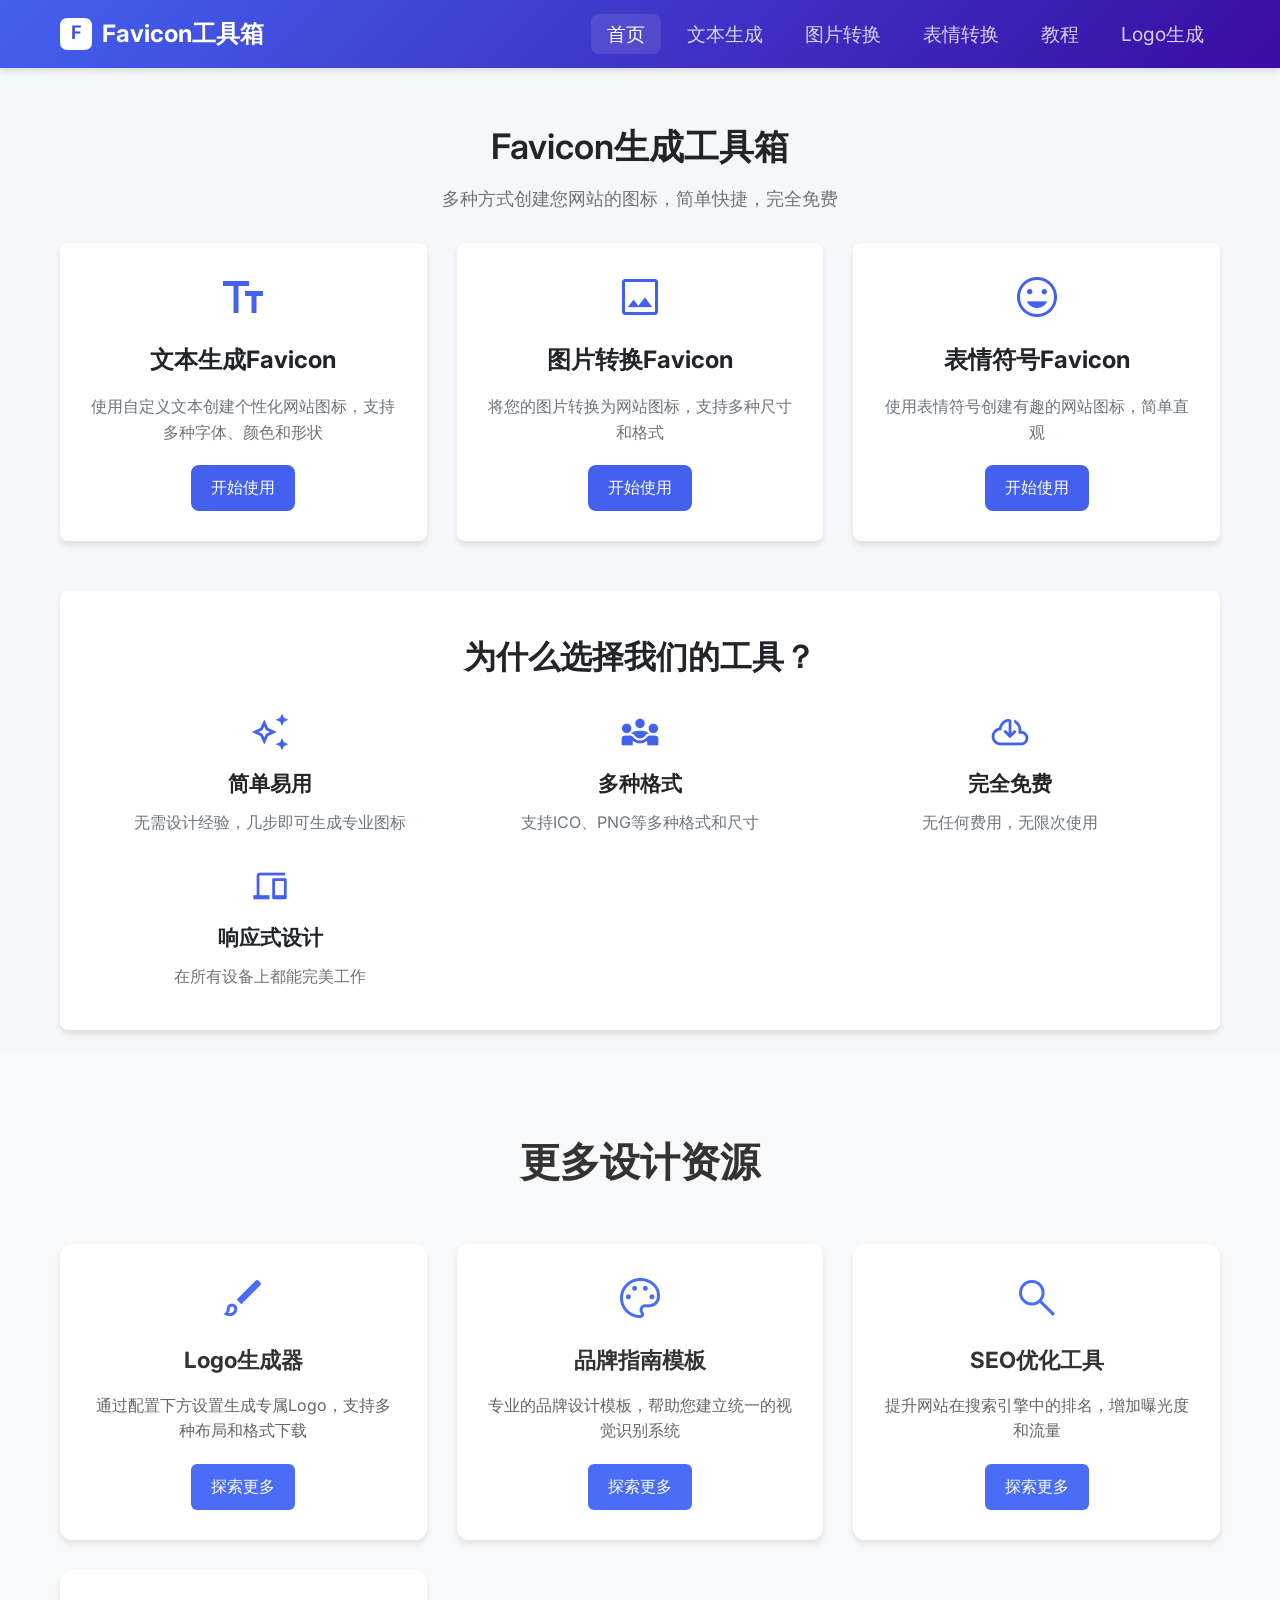
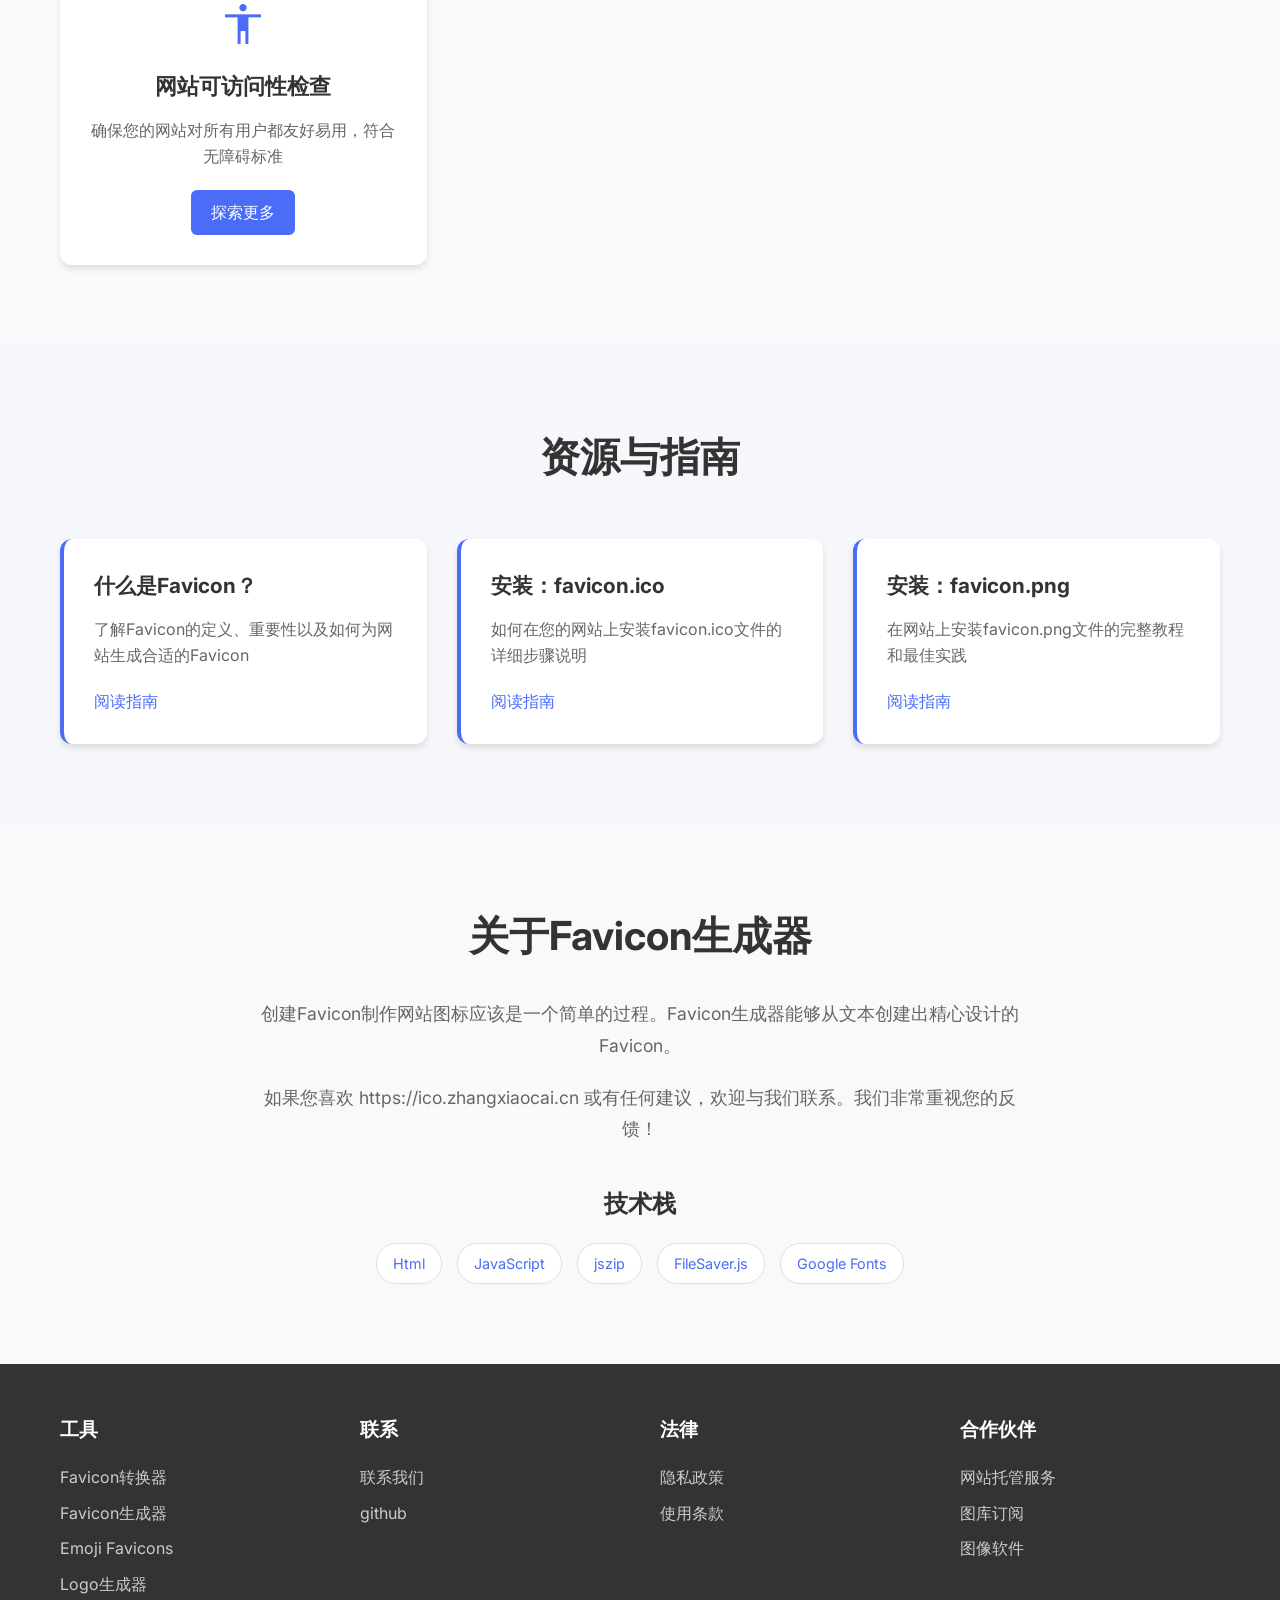
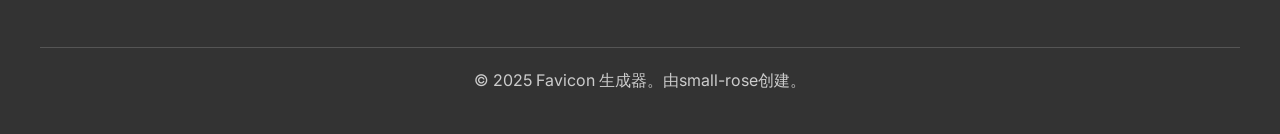
<file: index.html>
<!DOCTYPE html>
<html lang="zh-CN">
<head>
    <meta charset="GBK">
    <meta name="viewport" content="width=device-width, initial-scale=1.0">

    <!-- ����SEO�Ż� -->
    <meta name="description" content="��������ı�����Favicon���ߣ�֧�ֶ������塢��ɫ����״�����ٴ������Ի���վͼ�꣬�ṩICO��PNG��SVG��ʽ���ء�Free online text to favicon generator with multiple fonts, colors and shapes. Create personalized website icons quickly.">
    <meta name="keywords" content="favicon������,�ı�תfavicon,��վͼ������,����favicon����,favicon generator,text to favicon,website icon maker,online favicon tool">
    <meta name="author" content="Favicon������">

    <!-- ����SEO�Ż� -->
    <meta name="robots" content="index, follow">
    <meta name="revisit-after" content="7 days">
    <link rel="canonical" href="https://yourdomain.com/text-to-favicon.html">

    <!-- ����ͼ��(Open Graph)��ǩ - �罻�����Ż� -->
    <meta property="og:title" content="�ı�����Favicon���� - ���ߴ������Ի���վͼ��">
    <meta property="og:description" content="��������ı�����Favicon���ߣ�֧�ֶ������塢��ɫ����״�����ٴ������Ի���վͼ�ꡣ">
    <meta property="og:type" content="website">
    <meta property="og:url" content="https://yourdomain.com/text-to-favicon.html">
    <meta property="og:image" content="https://yourdomain.com/images/favicon-generator-preview.jpg">
    <meta property="og:site_name" content="Favicon������">
    <meta property="og:locale" content="zh_CN">

    <!-- Twitter Card�Ż� -->
    <meta name="twitter:card" content="summary_large_image">
    <meta name="twitter:title" content="�ı�����Favicon���� - ���ߴ������Ի���վͼ��">
    <meta name="twitter:description" content="��������ı�����Favicon���ߣ�֧�ֶ������塢��ɫ����״��">
    <meta name="twitter:image" content="https://yourdomain.com/images/favicon-generator-preview.jpg">

    <!-- ������֧�� -->
    <link rel="alternate" hreflang="zh" href="https://yourdomain.com/text-to-favicon.html">
    <link rel="alternate" hreflang="zh-CN" href="https://yourdomain.com/text-to-favicon.html">
    <link rel="alternate" hreflang="en" href="https://yourdomain.com/en/text-to-favicon.html">
    <link rel="alternate" hreflang="x-default" href="https://yourdomain.com/text-to-favicon.html">

    <!-- �ṹ������(JSON-LD) -->
    <script type="application/ld+json">
        {
            "@context": "https://schema.org",
            "@type": "WebApplication",
            "name": "�ı�����Favicon���� | Text to Favicon Generator",
            "description": "��������ı�����Favicon���ߣ�֧�ֶ������塢��ɫ����״�����ٴ������Ի���վͼ�ꡣ",
            "url": "https://yourdomain.com/text-to-favicon.html",
            "applicationCategory": "DesignApplication",
            "operatingSystem": "Any",
            "browserRequirements": "Requires JavaScript",
            "offers": {
                "@type": "Offer",
                "price": "0",
                "priceCurrency": "USD"
            },
            "author": {
                "@type": "Organization",
                "name": "Favicon������"
            },
            "inLanguage": ["zh-CN", "en"]
        }
    </script>
    <title>Favicon������ - ��ҳ</title>
	<!-- �����´������ӵ�����HTML�ļ��� -->
	<link rel="icon" type="image/x-icon" href="/favicon.svg">
	<link rel="icon" type="image/png" sizes="32x32" href="/favicon.svg">
	<link rel="icon" type="image/png" sizes="16x16" href="/favicon.svg">
	<link rel="apple-touch-icon" sizes="180x180" href="/favicon.svg"> 
    <link rel="stylesheet" href="https://fonts.googleapis.com/css2?family=Material+Symbols+Outlined:opsz,wght,FILL,GRAD@20..48,100..700,0..1,-50..200" />
    <link href="https://fonts.googleapis.com/css2?family=Inter:wght@300;400;500;600;700&display=swap" rel="stylesheet">
    <link href="/assets/css/z.index.css" rel="stylesheet">
	<link href="/assets/css/common.css" rel="stylesheet">
	<link href="/assets/css/footer.css" rel="stylesheet">
</head>
<style>

</style>
<body>
    <!-- ������ -->
    <nav class="navbar">
        <div class="nav-container">
            <div class="logo">
                <span class="material-symbols-outlined logo-icon">
				<!-- favorite_border -->
				<img src="/assets/favicon-32x32.png"/></span>
                Favicon������
            </div>
            <ul class="nav-links">
                <li><a href="index.html" class="active">��ҳ</a></li>
                <li><a href="text-to-favicon.html">�ı�����</a></li>
                <li><a href="image-to-favicon.html">ͼƬת��</a></li>
                <li><a href="emoji-to-favicon.html">����ת��</a></li>
                <li><a href="tutorials.html">�̳�</a></li>
				<li><a href="logo.html">Logo����</a></li>
            </ul>
        </div>
    </nav>

    <!-- �������� -->
    <div class="container">
        <div class="page-header">
            <h1>Favicon���ɹ�����</h1>
            <p>���ַ�ʽ��������վ��ͼ�꣬�򵥿�ݣ���ȫ���</p>
        </div>

        <div class="features-grid">
            <div class="feature-card" onclick="location.href='text-to-favicon.html'">
                <span class="material-symbols-outlined feature-icon">text_fields</span>
                <h3>�ı�����Favicon</h3>
                <p>ʹ���Զ����ı��������Ի���վͼ�֧꣬�ֶ������塢��ɫ����״</p>
                <a href="text-to-favicon.html" class="feature-link">��ʼʹ��</a>
            </div>
            
            <div class="feature-card" onclick="location.href='image-to-favicon.html'">
                <span class="material-symbols-outlined feature-icon">image</span>
                <h3>ͼƬת��Favicon</h3>
                <p>������ͼƬת��Ϊ��վͼ�֧꣬�ֶ��ֳߴ�͸�ʽ</p>
                <a href="image-to-favicon.html" class="feature-link">��ʼʹ��</a>
            </div>
            
            <div class="feature-card" onclick="location.href='emoji-to-favicon.html'">
                <span class="material-symbols-outlined feature-icon">emoji_emotions</span>
                <h3>�������Favicon</h3>
                <p>ʹ�ñ�����Ŵ�����Ȥ����վͼ�꣬��ֱ��</p>
                <a href="emoji-to-favicon.html" class="feature-link">��ʼʹ��</a>
            </div>
        </div>

        <div class="advantages">
            <h2>Ϊʲôѡ�����ǵĹ��ߣ�</h2>
            <div class="advantages-grid">
                <div class="advantage">
                    <span class="material-symbols-outlined advantage-icon">auto_awesome</span>
                    <h3>������</h3>
                    <p>������ƾ��飬������������רҵͼ��</p>
                </div>
                <div class="advantage">
                    <span class="material-symbols-outlined advantage-icon">diversity_3</span>
                    <h3>���ָ�ʽ</h3>
                    <p>֧��ICO��PNG�ȶ��ָ�ʽ�ͳߴ�</p>
                </div>
                <div class="advantage">
                    <span class="material-symbols-outlined advantage-icon">cloud_download</span>
                    <h3>��ȫ���</h3>
                    <p>���κη��ã����޴�ʹ��</p>
                </div>
                <div class="advantage">
                    <span class="material-symbols-outlined advantage-icon">devices</span>
                    <h3>��Ӧʽ���</h3>
                    <p>�������豸�϶�����������</p>
                </div>
            </div>
        </div>
    </div>
	
    <script>
        // �򵥵�ҳ�潻��
        document.addEventListener('DOMContentLoaded', function() {
            // Ϊ���ܿ�Ƭ���ӵ��Ч��
            const featureCards = document.querySelectorAll('.feature-card');
            featureCards.forEach(card => {
                card.addEventListener('click', function() {
                    window.location.href = this.querySelector('a').href;
                });
            });
        });
    </script>
	<!-- ��Դ���߲��� -->
    <div class="resources-section">
        <h2>���������Դ</h2>
        <div class="resources-grid">
            <div class="resource-card">
                <span class="material-symbols-outlined resource-icon">brush</span>
                <h3>Logo������</h3>
                <p>ͨ�������·���������ר��Logo��֧�ֶ��ֲ��ֺ͸�ʽ����</p>
                <a href="logo-generator.html" class="resource-link">̽������</a>
            </div>
            
            <div class="resource-card">
                <span class="material-symbols-outlined resource-icon">palette</span>
                <h3>Ʒ��ָ��ģ��</h3>
                <p>רҵ��Ʒ�����ģ�壬����������ͳһ���Ӿ�ʶ��ϵͳ</p>
                <a href="branding-templates.html" class="resource-link">̽������</a>
            </div>
            
            <div class="resource-card">
                <span class="material-symbols-outlined resource-icon">search</span>
                <h3>SEO�Ż�����</h3>
                <p>������վ�����������е������������ع�Ⱥ�����</p>
                <a href="seo-tools.html" class="resource-link">̽������</a>
            </div>
            
            <div class="resource-card">
                <span class="material-symbols-outlined resource-icon">accessibility</span>
                <h3>��վ�ɷ����Լ��</h3>
                <p>ȷ��������վ�������û����Ѻ����ã��������ϰ���׼</p>
                <a href="accessibility-checker.html" class="resource-link">̽������</a>
            </div>
        </div>
    </div>

    <!-- �̳�ָ�ϲ��� -->
    <div class="tutorials-section">
        <h2>��Դ��ָ��</h2>
        <div class="tutorials-grid">
            <div class="tutorial-card">
                <h3>ʲô��Favicon��</h3>
                <p>�˽�Favicon�Ķ��塢��Ҫ���Լ����Ϊ��վ���ɺ��ʵ�Favicon</p>
                <a href="what-is-favicon.html" class="tutorial-link">�Ķ�ָ��</a>
            </div>
            
            <div class="tutorial-card">
                <h3>��װ��favicon.ico</h3>
                <p>�����������վ�ϰ�װfavicon.ico�ļ�����ϸ����˵��</p>
                <a href="install-favicon-ico.html" class="tutorial-link">�Ķ�ָ��</a>
            </div>
            
            <div class="tutorial-card">
                <h3>��װ��favicon.png</h3>
                <p>����վ�ϰ�װfavicon.png�ļ��������̳̺����ʵ��</p>
                <a href="install-favicon-png.html" class="tutorial-link">�Ķ�ָ��</a>
            </div>
            
        </div>
    </div>

    <!-- �������ǲ��� -->
    <div class="about-section">
        <div class="about-content">
            <h2>����Favicon������</h2>
            <p>����Favicon������վͼ��Ӧ����һ���򵥵Ĺ��̡�Favicon�������ܹ����ı�������������Ƶ�Favicon��</p>
            <p>�����ϲ�� https://ico.zhangxiaocai.cn �����κν��飬��ӭ��������ϵ�����Ƿǳ��������ķ�����</p>
            
            <div class="tech-stack">
                <h3>����ջ</h3>
                <div class="tech-icons">
                    <span class="tech-item">Html</span>
                    <span class="tech-item">JavaScript</span>
                    <span class="tech-item">jszip</span>
                    <span class="tech-item">FileSaver.js</span>
                    <span class="tech-item">Google Fonts</span>
                </div>
            </div>
        </div>
    </div>

    <!-- ҳ�Ų��� -->
    <footer class="footer">
        <div class="footer-content">
            <div class="footer-section">
                <h4>����</h4>
                <ul>
                    <li><a href="image-to-favicon.html">Faviconת����</a></li>
                    <li><a href="text-to-favicon.html">Favicon������</a></li>
                    <li><a href="emoji-to-favicon.html">Emoji Favicons</a></li>
                    <li><a href="logo.html">Logo������</a></li>
                </ul>
            </div>
            
            <div class="footer-section">
                <h4>��ϵ</h4>
                <ul>
                    <li><a href="http://github.com/small-rose">��ϵ����</a></li>
                    <li><a href="http://github.com/small-rose">github</a></li>
                </ul>
            </div>
            
            <div class="footer-section">
                <h4>����</h4>
                <ul>
                    <li><a href="index.html">��˽����</a></li>
                    <li><a href="index.html">ʹ������</a></li>
                </ul>
            </div>
            
            <div class="footer-section">
                <h4>�������</h4>
                <ul>
                    <li><a href="index.html">��վ�йܷ���</a></li>
                    <li><a href="index.html">ͼ�ⶩ��</a></li>
                    <li><a href="index.html">ͼ������</a></li>
                </ul>
            </div>
        </div>
        
        <div class="footer-bottom">
            <p>&copy; 2025 Favicon ����������small-rose������</p>
        </div>
    </footer>

</body>
</html>
</file>
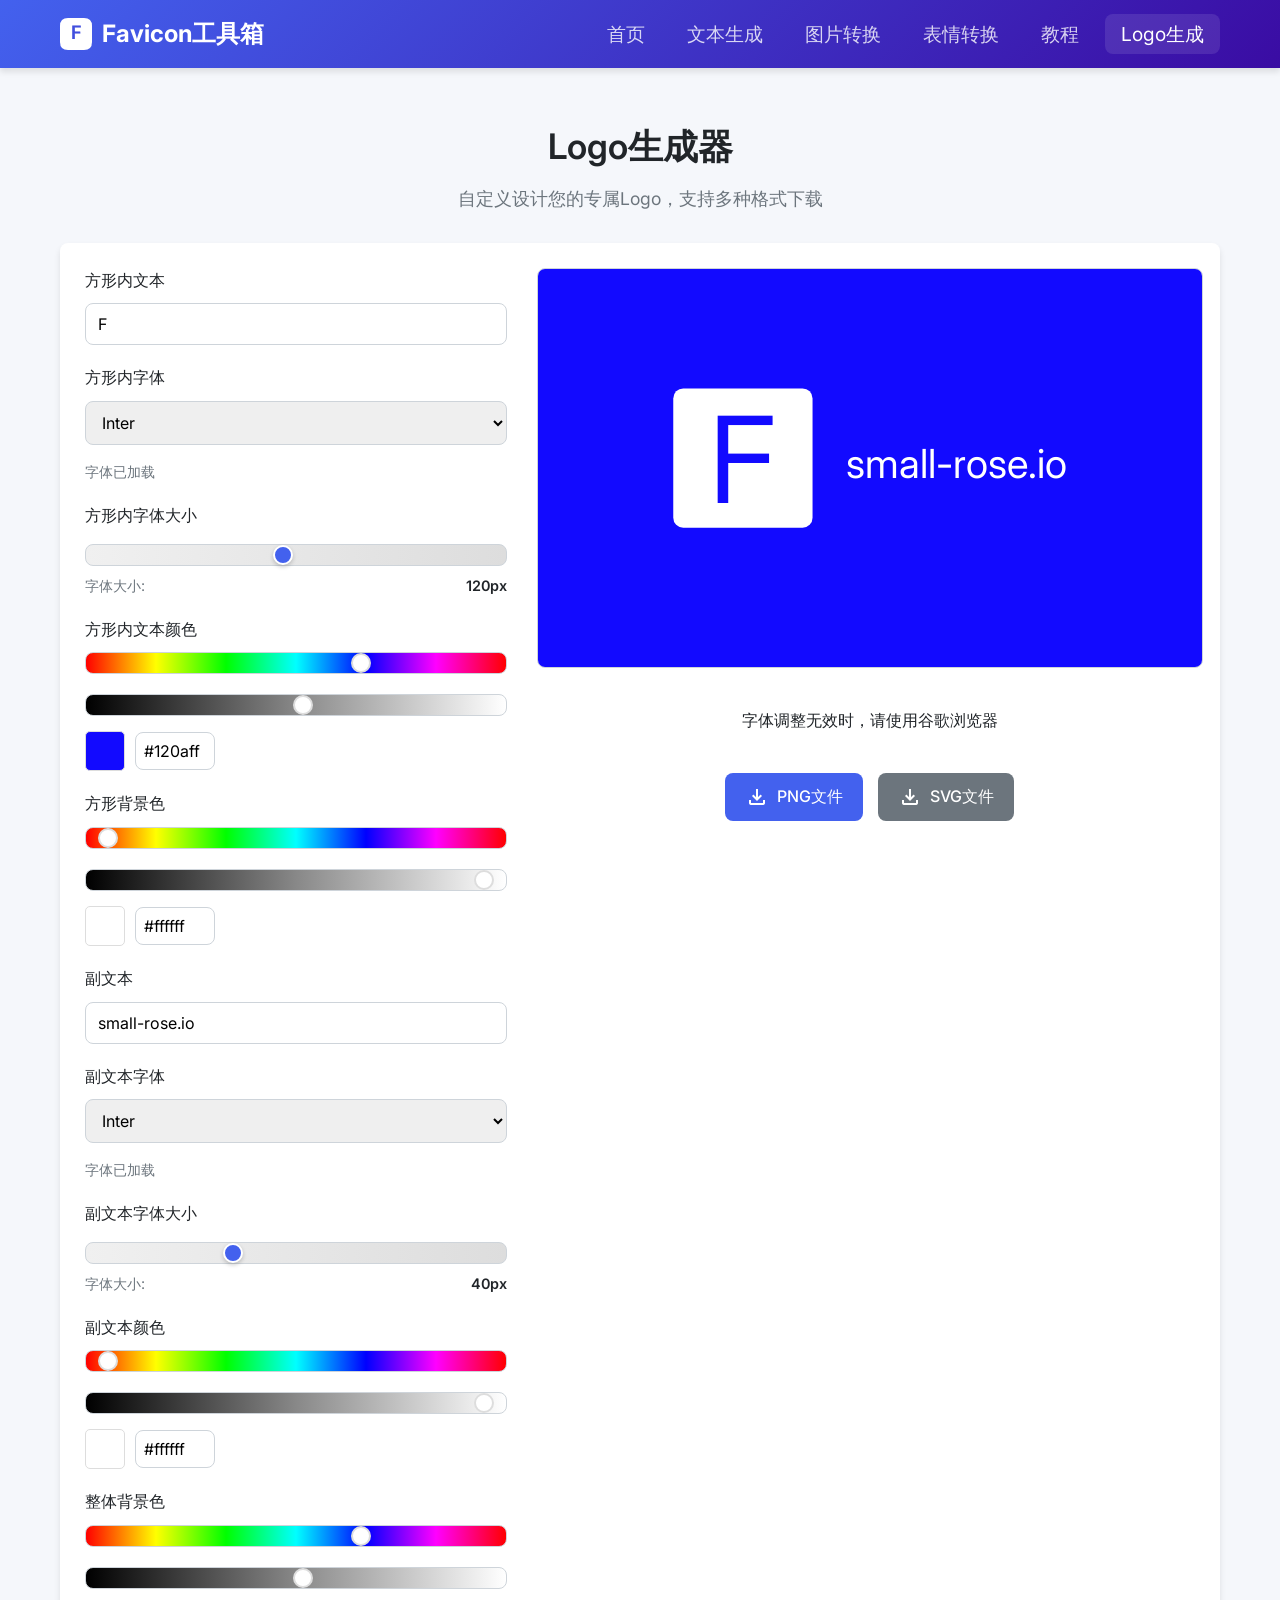
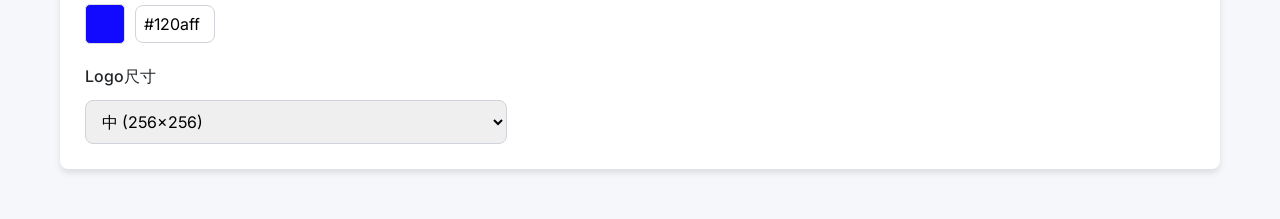
<file: logo.html>
<!DOCTYPE html>
<html lang="zh-CN">
<head>
    <meta charset="UTF-8">
    <meta name="viewport" content="width=device-width, initial-scale=1.0">

    <!-- 基础SEO优化 -->

    <meta name="description" content="免费在线文本生成Favicon工具，支持多种字体、颜色和形状。快速创建个性化网站图标，提供ICO、PNG和SVG格式下载。Free online text to favicon generator with multiple fonts, colors and shapes. Create personalized website icons quickly.">
    <meta name="keywords" content="favicon生成器,文本转favicon,网站图标制作,在线favicon工具,favicon generator,text to favicon,website icon maker,online favicon tool,logo generator, free logo generator, logo maker, free logo maker, logo design, free logo design, logo creator, free logo creator, logo designer, free logo designer, logo creation, free logo creation, logo design tool, free logo design tool, logo maker tool, free logo maker tool, logo creation tool, free logo creation tool, logo design software, free logo design software, logo maker software, free logo maker software, logo creation software, free logo creation software, logo design app, free logo design app, logo maker app  ">
    <meta name="author" content="Favicon工具箱">

    <!-- 中文SEO优化 -->
    <meta name="robots" content="index, follow">
    <meta name="revisit-after" content="7 days">
    <link rel="canonical" href="https://yourdomain.com/text-to-favicon.html">

    <!-- 开放图谱(Open Graph)标签 - 社交分享优化 -->
    <meta property="og:title" content="文本生成Favicon工具 - 在线创建个性化网站图标">
    <meta property="og:description" content="免费在线文本生成Favicon工具，支持多种字体、颜色和形状。快速创建个性化网站图标。">
    <meta property="og:type" content="website">
    <meta property="og:url" content="https://yourdomain.com/text-to-favicon.html">
    <meta property="og:image" content="https://yourdomain.com/images/favicon-generator-preview.jpg">
    <meta property="og:site_name" content="Favicon工具箱">
    <meta property="og:locale" content="zh_CN">

    <!-- Twitter Card优化 -->
    <meta name="twitter:card" content="summary_large_image">
    <meta name="twitter:title" content="文本生成Favicon工具 - 在线创建个性化网站图标">
    <meta name="twitter:description" content="免费在线文本生成Favicon工具，支持多种字体、颜色和形状。">
    <meta name="twitter:image" content="https://yourdomain.com/images/favicon-generator-preview.jpg">

    <!-- 多语言支持 -->
    <link rel="alternate" hreflang="zh" href="https://yourdomain.com/text-to-favicon.html">
    <link rel="alternate" hreflang="zh-CN" href="https://yourdomain.com/text-to-favicon.html">
    <link rel="alternate" hreflang="en" href="https://yourdomain.com/en/text-to-favicon.html">
    <link rel="alternate" hreflang="x-default" href="https://yourdomain.com/text-to-favicon.html">

    <!-- 结构化数据(JSON-LD) -->
    <script type="application/ld+json">
        {
            "@context": "https://schema.org",
            "@type": "WebApplication",
            "name": "文本生成Favicon工具 | Text to Favicon Generator",
            "description": "免费在线文本生成Favicon工具，支持多种字体、颜色和形状。快速创建个性化网站图标。",
            "url": "https://yourdomain.com/text-to-favicon.html",
            "applicationCategory": "DesignApplication",
            "operatingSystem": "Any",
            "browserRequirements": "Requires JavaScript",
            "offers": {
                "@type": "Offer",
                "price": "0",
                "priceCurrency": "USD"
            },
            "author": {
                "@type": "Organization",
                "name": "Favicon工具箱"
            },
            "inLanguage": ["zh-CN", "en"]
        }
    </script>
    <title>Logo生成器 - Favicon</title>
    <title>Logo生成器 - Favicon工具箱 在线创建个性化网站Logo | Logo Generator</title>
    <link rel="icon" type="image/x-icon" href="/favicon.svg">
    <link rel="icon" type="image/png" sizes="32x32" href="/favicon.svg">
    <link rel="icon" type="image/png" sizes="16x16" href="/favicon.svg">
    <link rel="apple-touch-icon" sizes="180x180" href="/favicon.svg">
    <link rel="stylesheet"
          href="https://fonts.googleapis.com/css2?family=Material+Symbols+Outlined:opsz,wght,FILL,GRAD@20..48,100..700,0..1,-50..200"/>
    <link href="https://fonts.googleapis.com/css2?family=Inter:wght@300;400;500;600;700&display=swap" rel="stylesheet">

    <link href="/assets/css/common.css" rel="stylesheet">
    <link href="/assets/css/footer.css" rel="stylesheet">
    <style>

        .container {
            max-width: 1200px;
            margin: 0 auto;
            padding: 20px;
        }


        /* 生成器容器 */
        .generator-container {
            display: grid;
            grid-template-columns: 38% 60%;
            gap: 30px;
        }

        @media (max-width: 992px) {
            .generator-container {
                grid-template-columns: 1fr;
            }
        }

        /* 控制面板 */
        .controls {
            display: flex;
            flex-direction: column;
            gap: 20px;
            overflow-y: visible;
            max-height: none;
            padding-right: 0;
        }

        .control-group {
            display: flex;
            flex-direction: column;
            gap: 10px;
        }

        .control-group label {
            font-weight: 500;
            color: var(--dark-color);
        }

        .control-group input, .control-group select {
            padding: 10px 12px;
            border: 1px solid #ced4da;
            border-radius: var(--border-radius);
            font-size: 1rem;
            transition: var(--transition);
        }

        .control-group input:focus, .control-group select:focus {
            outline: none;
            border-color: var(--primary-color);
            box-shadow: 0 0 0 3px rgba(67, 97, 238, 0.2);
        }

        /* 颜色选择器样式 */
        .color-picker {
            display: flex;
            flex-direction: column;
            gap: 10px;
        }

        .hue-slider {
            width: 100%;
            height: 20px;
            background: linear-gradient(to right,
            #ff0000, #ff8000, #ffff00, #80ff00,
            #00ff00, #00ff80, #00ffff, #0080ff,
            #0000ff, #8000ff, #ff00ff, #ff0080, #ff0000);
            border-radius: 10px;
            -webkit-appearance: none;
            appearance: none;
            outline: none;
            margin-bottom: 5px;
        }

        .hue-slider::-webkit-slider-thumb {
            -webkit-appearance: none;
            appearance: none;
            width: 20px;
            height: 20px;
            border-radius: 50%;
            background: white;
            border: 2px solid #ddd;
            cursor: pointer;
        }

        .lightness-slider {
            width: 100%;
            height: 20px;
            background: linear-gradient(to right,
            #000000, #888888, #ffffff);
            border-radius: 10px;
            -webkit-appearance: none;
            appearance: none;
            outline: none;
            margin-top: 5px;
        }

        .lightness-slider::-webkit-slider-thumb {
            -webkit-appearance: none;
            appearance: none;
            width: 20px;
            height: 20px;
            border-radius: 50%;
            background: white;
            border: 2px solid #ddd;
            cursor: pointer;
        }

        .color-preview-container {
            display: flex;
            align-items: center;
            gap: 10px;
            margin-top: 5px;
        }

        .color-preview {
            width: 40px;
            height: 40px;
            border-radius: 5px;
            border: 1px solid #ddd;
        }

        .color-input {
            display: flex;
            align-items: center;
            gap: 10px;
        }

        .color-input input[type="text"] {
            width: 80px;
            padding: 8px;
            border: 1px solid #ced4da;
            border-radius: var(--border-radius);
        }

        /* 字体大小滑块样式 */
        .font-size-control {
            display: flex;
            flex-direction: column;
            gap: 8px;
            margin-top: 5px;
        }

        .font-size-slider {
            width: 100%;
            height: 20px;
            background: linear-gradient(to right, #f0f0f0, #ddd);
            border-radius: 10px;
            -webkit-appearance: none;
            appearance: none;
            outline: none;
        }

        .font-size-slider::-webkit-slider-thumb {
            -webkit-appearance: none;
            appearance: none;
            width: 20px;
            height: 20px;
            border-radius: 50%;
            background: var(--primary-color);
            border: 2px solid white;
            cursor: pointer;
            box-shadow: 0 2px 4px rgba(0, 0, 0, 0.2);
        }

        .font-size-value {
            display: flex;
            justify-content: space-between;
            align-items: center;
            font-size: 0.9rem;
            color: #6c757d;
        }

        .font-size-number {
            font-weight: 600;
            color: var(--dark-color);
        }

        /* 尺寸自定义输入框 */
        .size-custom-inputs {
            display: none;
            grid-template-columns: 1fr 1fr;
            gap: 10px;
            margin-top: 10px;
        }

        #logo-size:checked ~ .size-custom-inputs {
            display: grid;
        }

        /* 预览区域 */
        .preview-section {
            display: flex;
            flex-direction: column;
            align-items: center;
            gap: 20px;
            width: 100%;
        }

        .preview-container {
            width: 100%;
            height: 400px;
            display: flex;
            justify-content: center;
            align-items: center;
            background-color: #f8f9fa;
            border-radius: var(--border-radius);
            border: 1px solid #ced4da;
            padding: 0; /* 移除内边距确保完全填充 */
            overflow: hidden;
        }

        #logo-preview {
            width: 100%;
            height: 100%;
            display: block;
        }

        /* 下载按钮 */
        .download-section {
            display: flex;
            flex-direction: row;
            gap: 15px;
            margin-top: 20px;
        }

        .download-btn {
            display: flex;
            align-items: center;
            justify-content: center;
            gap: 8px;
            padding: 12px 20px;
            background-color: var(--primary-color);
            color: white;
            border: none;
            border-radius: var(--border-radius);
            font-size: 1rem;
            font-weight: 500;
            cursor: pointer;
            transition: var(--transition);
        }

        .download-btn:hover {
            background-color: var(--secondary-color);
        }

        .download-btn.secondary {
            background-color: #6c757d;
        }

        .download-btn.secondary:hover {
            background-color: #5a6268;
        }

        /* 字体加载提示 */
        .font-loading {
            color: #6c757d;
            font-size: 0.9rem;
            margin-top: 5px;
        }
    </style>
</head>
<body>

<!-- 导航栏 -->
<nav class="navbar">
    <div class="nav-container">
        <div class="logo">
<span class="material-symbols-outlined logo-icon">
<!-- favorite_border -->
<img src="/assets/favicon-32x32.png"/>
</span>
            Favicon工具箱
        </div>
        <ul class="nav-links">
            <li><a href="index.html">首页</a></li>
            <li><a href="text-to-favicon.html">文本生成</a></li>
            <li><a href="image-to-favicon.html">图片转换</a></li>
            <li><a href="emoji-to-favicon.html">表情转换</a></li>
            <li><a href="tutorials.html">教程</a></li>
            <li><a href="logo.html" class="active">Logo生成</a></li>
        </ul>
    </div>
</nav>

<div class="container">
    <div class="page-header">
        <h1>Logo生成器</h1>
        <p>自定义设计您的专属Logo，支持多种格式下载</p>
    </div>

    <div class="tool-card">
        <div class="generator-container">
            <div class="controls">
                <div class="control-group">
                    <label for="square-text">方形内文本</label>
                    <input type="text" id="square-text" placeholder="输入方形内文本" value="F">
                </div>

                <div class="control-group">
                    <label for="square-font">方形内字体</label>
                    <select id="square-font">
                        <optgroup label="常规字体">
                            <option value="Arial">Arial</option>
                            <option value="Verdana">Verdana</option>
                            <option value="Helvetica">Helvetica</option>
                            <option value="Tahoma">Tahoma</option>
                            <option value="Trebuchet MS">Trebuchet MS</option>
                            <option value="Times New Roman">Times New Roman</option>
                            <option value="Georgia">Georgia</option>
                            <option value="Garamond">Garamond</option>
                            <option value="Brush Script MT">Brush Script MT</option>
                            <option value="Inter" selected>Inter</option>
                            <option value="Roboto">Roboto</option>
                            <option value="Montserrat">Montserrat</option>
                            <option value="Poppins">Poppins</option>
                            <option value="Playfair">Playfair</option>
                            <option value="Lato">Lato</option>
                        </optgroup>
                        <optgroup label="等宽字体">
                            <option value="Courier New">Courier New (等宽)</option>
                            <option value="Consolas">Consolas (等宽)</option>
                            <option value="Lucida Console">Lucida Console (等宽)</option>
                            <option value="Monaco">Monaco (等宽)</option>
                            <option value="Andale Mono">Andale Mono (等宽)</option>
                            <option value="Menlo">Menlo (等宽)</option>
                            <option value="Roboto Mono">Roboto Mono (等宽)</option>
                            <option value="Source Code Pro">Source Code Pro (等宽)</option>
                            <option value="Fira Code">Fira Code (等宽，带连字)</option>
                            <option value="Inconsolata">Inconsolata (等宽)</option>
                            <option value="Droid Sans Mono">Droid Sans Mono (等宽)</option>
                            <option value="PT Mono">PT Mono (等宽)</option>
                            <option value="DejaVu Sans Mono">DejaVu Sans Mono (等宽)</option>
                            <option value="Liberation Mono">Liberation Mono (等宽)</option>
                            <option value="Ubuntu Mono">Ubuntu Mono (等宽)</option>
                            <option value="Cascadia Code">Cascadia Code (等宽)</option>
                            <option value="JetBrains Mono">JetBrains Mono (等宽)</option>
                            <option value="Hack">Hack (等宽)</option>
                            <option value="Iosevka">Iosevka (等宽)</option>
                            <option value="Space Mono">Space Mono (等宽)</option>
                        </optgroup>
                    </select>
                    <div class="font-loading" id="square-font-loading">字体加载中...</div>
                </div>

                <div class="control-group">
                    <label>方形内字体大小</label>
                    <div class="font-size-control">
                        <input type="range" class="font-size-slider" id="square-font-size" min="50" max="200"
                               value="120">
                        <div class="font-size-value">
                            <span>字体大小:</span>
                            <span class="font-size-number" id="square-font-size-value">120px</span>
                        </div>
                    </div>
                </div>

                <div class="control-group">
                    <label>方形内文本颜色</label>
                    <div class="color-picker" id="square-color-picker">
                        <input type="range" class="hue-slider" id="square-color-hue" min="0" max="360" value="242">
                        <input type="range" class="lightness-slider" id="square-color-lightness" min="0" max="100"
                               value="52">
                        <div class="color-preview-container">
                            <div class="color-preview" id="square-color-preview"
                                 style="background-color: #3f3acc;"></div>
                            <div class="color-input">
                                <input type="text" id="square-color-input" value="#3f3acc">
                            </div>
                        </div>
                    </div>
                </div>

                <div class="control-group">
                    <label>方形背景色</label>
                    <div class="color-picker" id="square-bg-color-picker">
                        <input type="range" class="hue-slider" id="square-bg-color-hue" min="0" max="360" value="0">
                        <input type="range" class="lightness-slider" id="square-bg-color-lightness" min="0" max="100"
                               value="100">
                        <div class="color-preview-container">
                            <div class="color-preview" id="square-bg-color-preview"
                                 style="background-color: #ffffff;"></div>
                            <div class="color-input">
                                <input type="text" id="square-bg-color-input" value="#ffffff">
                            </div>
                        </div>
                    </div>
                </div>

                <div class="control-group">
                    <label for="secondary-text">副文本</label>
                    <input type="text" id="secondary-text" placeholder="输入副文本" value="small-rose.io">
                </div>

                <div class="control-group">
                    <label for="secondary-font">副文本字体</label>
                    <select id="secondary-font">
                        <optgroup label="常规字体">
                            <option value="Arial">Arial</option>
                            <option value="Verdana">Verdana</option>
                            <option value="Helvetica">Helvetica</option>
                            <option value="Tahoma">Tahoma</option>
                            <option value="Trebuchet MS">Trebuchet MS</option>
                            <option value="Times New Roman">Times New Roman</option>
                            <option value="Georgia">Georgia</option>
                            <option value="Garamond">Garamond</option>
                            <option value="Brush Script MT">Brush Script MT</option>
                            <option value="Inter" selected>Inter</option>
                            <option value="Roboto">Roboto</option>
                            <option value="Montserrat">Montserrat</option>
                            <option value="Poppins">Poppins</option>
                            <option value="Playfair">Playfair</option>
                            <option value="Lato">Lato</option>
                        </optgroup>
                        <optgroup label="等宽字体">
                            <option value="Courier New">Courier New (等宽)</option>
                            <option value="Consolas">Consolas (等宽)</option>
                            <option value="Lucida Console">Lucida Console (等宽)</option>
                            <option value="Monaco">Monaco (等宽)</option>
                            <option value="Andale Mono">Andale Mono (等宽)</option>
                            <option value="Menlo">Menlo (等宽)</option>
                            <option value="Roboto Mono">Roboto Mono (等宽)</option>
                            <option value="Source Code Pro">Source Code Pro (等宽)</option>
                            <option value="Fira Code">Fira Code (等宽，带连字)</option>
                            <option value="Inconsolata">Inconsolata (等宽)</option>
                            <option value="Droid Sans Mono">Droid Sans Mono (等宽)</option>
                            <option value="PT Mono">PT Mono (等宽)</option>
                            <option value="DejaVu Sans Mono">DejaVu Sans Mono (等宽)</option>
                            <option value="Liberation Mono">Liberation Mono (等宽)</option>
                            <option value="Ubuntu Mono">Ubuntu Mono (等宽)</option>
                            <option value="Cascadia Code">Cascadia Code (等宽)</option>
                            <option value="JetBrains Mono">JetBrains Mono (等宽)</option>
                            <option value="Hack">Hack (等宽)</option>
                            <option value="Iosevka">Iosevka (等宽)</option>
                            <option value="Space Mono">Space Mono (等宽)</option>
                        </optgroup>
                    </select>
                    <div class="font-loading" id="secondary-font-loading">字体加载中...</div>
                </div>

                <div class="control-group">
                    <label>副文本字体大小</label>
                    <div class="font-size-control">
                        <input type="range" class="font-size-slider" id="secondary-font-size" min="10" max="100"
                               value="40">
                        <div class="font-size-value">
                            <span>字体大小:</span>
                            <span class="font-size-number" id="secondary-font-size-value">40px</span>
                        </div>
                    </div>
                </div>

                <div class="control-group">
                    <label>副文本颜色</label>
                    <div class="color-picker" id="secondary-color-picker">
                        <input type="range" class="hue-slider" id="secondary-color-hue" min="0" max="360" value="0">
                        <input type="range" class="lightness-slider" id="secondary-color-lightness" min="0" max="100"
                               value="100">
                        <div class="color-preview-container">
                            <div class="color-preview" id="secondary-color-preview"
                                 style="background-color: #ffffff;"></div>
                            <div class="color-input">
                                <input type="text" id="secondary-color-input" value="#ffffff">
                            </div>
                        </div>
                    </div>
                </div>

                <div class="control-group">
                    <label>整体背景色</label>
                    <div class="color-picker" id="bg-color-picker">
                        <input type="range" class="hue-slider" id="bg-color-hue" min="0" max="360" value="242">
                        <input type="range" class="lightness-slider" id="bg-color-lightness" min="0" max="100"
                               value="52">
                        <div class="color-preview-container">
                            <div class="color-preview" id="bg-color-preview" style="background-color: #3f37c9;"></div>
                            <div class="color-input">
                                <input type="text" id="bg-color-input" value="#3f37c9">
                            </div>
                        </div>
                    </div>
                </div>

                <div class="control-group">
                    <label for="logo-size">Logo尺寸</label>
                    <select id="logo-size">
                        <option value="small">小 (128×128)</option>
                        <option value="medium" selected>中 (256×256)</option>
                        <option value="large">大 (512×512)</option>
                        <option value="custom">自定义</option>
                    </select>
                    <div id="custom-size" class="size-custom-inputs">
                        <input type="number" id="custom-width" placeholder="宽度" min="50" max="1000" value="256">
                        <input type="number" id="custom-height" placeholder="高度" min="50" max="1000" value="256">
                    </div>
                </div>
            </div>

            <div class="preview-section">
                <div class="preview-container">
                    <svg id="logo-preview" preserveAspectRatio="none" xmlns="http://www.w3.org/2000/svg">
                        <!-- 内容将在JavaScript中动态生成 -->
                    </svg>
                </div>

                <div class="download-section">
                    <p>字体调整无效时，请使用谷歌浏览器</p>
                </div>
                <div class="download-section">
                    <button class="download-btn" id="download-png">
                        <span class="material-symbols-outlined">download</span> PNG文件
                    </button>
                    <button class="download-btn secondary" id="download-svg">
                        <span class="material-symbols-outlined">download</span> SVG文件
                    </button>
                </div>
            </div>
        </div>
    </div>
</div>

<script>
    // DOM元素
    const squareText = document.getElementById('square-text');
    const squareFont = document.getElementById('square-font');
    const squareFontSize = document.getElementById('square-font-size');
    const squareFontSizeValue = document.getElementById('square-font-size-value');
    const squareColorHue = document.getElementById('square-color-hue');
    const squareColorLightness = document.getElementById('square-color-lightness');
    const squareColorPreview = document.getElementById('square-color-preview');
    const squareColorInput = document.getElementById('square-color-input');
    const squareBgColorHue = document.getElementById('square-bg-color-hue');
    const squareBgColorLightness = document.getElementById('square-bg-color-lightness');
    const squareBgColorPreview = document.getElementById('square-bg-color-preview');
    const squareBgColorInput = document.getElementById('square-bg-color-input');
    const secondaryText = document.getElementById('secondary-text');
    const secondaryFont = document.getElementById('secondary-font');
    const secondaryFontSize = document.getElementById('secondary-font-size');
    const secondaryFontSizeValue = document.getElementById('secondary-font-size-value');
    const secondaryColorHue = document.getElementById('secondary-color-hue');
    const secondaryColorLightness = document.getElementById('secondary-color-lightness');
    const secondaryColorPreview = document.getElementById('secondary-color-preview');
    const secondaryColorInput = document.getElementById('secondary-color-input');
    const bgColorHue = document.getElementById('bg-color-hue');
    const bgColorLightness = document.getElementById('bg-color-lightness');
    const bgColorPreview = document.getElementById('bg-color-preview');
    const bgColorInput = document.getElementById('bg-color-input');
    const logoSize = document.getElementById('logo-size');
    const customWidth = document.getElementById('custom-width');
    const customHeight = document.getElementById('custom-height');
    const logoPreview = document.getElementById('logo-preview');
    const downloadPngBtn = document.getElementById('download-png');
    const downloadSvgBtn = document.getElementById('download-svg');
    const previewContainer = document.querySelector('.preview-container');
    const squareFontLoading = document.getElementById('square-font-loading');
    const secondaryFontLoading = document.getElementById('secondary-font-loading');

    // 字体映射表 - 将字体名称映射到对应的Google Fonts URL
    const fontMap = {
        'Inter': 'Inter:wght@300;400;500;600;700',
        'Roboto': 'Roboto:wght@300;400;500;700',
        'Montserrat': 'Montserrat:wght@300;400;500;600;700',
        'Poppins': 'Poppins:wght@300;400;500;600;700',
        'Playfair': 'Playfair+Display:wght@400;500;600;700',
        'Lato': 'Lato:wght@300;400;700',
        'Roboto Mono': 'Roboto+Mono:wght@300;400;500;700',
        'Source Code Pro': 'Source+Code+Pro:wght@300;400;500;600;700',
        'Fira Code': 'Fira+Code:wght@300;400;500;600;700',
        'Inconsolata': 'Inconsolata:wght@200;300;400;500;600;700',
        'PT Mono': 'PT+Mono',
        'Ubuntu Mono': 'Ubuntu+Mono:ital,wght@0,400;0,700;1,400;1,700',
        'Space Mono': 'Space+Mono:ital,wght@0,400;0,700;1,400;1,700'
    };

    // 已加载的字体集合
    const loadedFonts = new Set();

    // 初始化SVG尺寸
    function initSvgSize() {
        const width = previewContainer.clientWidth;
        const height = previewContainer.clientHeight;

        // 设置SVG尺寸与预览区完全一致
        logoPreview.setAttribute('width', width);
        logoPreview.setAttribute('height', height);
        logoPreview.setAttribute('viewBox', `0 0 ${width} ${height}`);

        return {width, height};
    }

    // 加载字体
    function loadFont(fontName, loadingElement) {
        // 如果字体已经在加载或已加载，直接返回
        if (loadedFonts.has(fontName)) {
            loadingElement.textContent = '字体已加载';
            return Promise.resolve();
        }

        const systemFonts = ['Arial', 'Verdana', 'Helvetica', 'Tahoma', 'Trebuchet MS',
            'Times New Roman', 'Georgia', 'Garamond', 'Courier New', 'Brush Script MT',
            'Consolas', 'Lucida Console', 'Monaco', 'Andale Mono', 'Menlo',
            'Droid Sans Mono', 'DejaVu Sans Mono', 'Liberation Mono', 'Cascadia Code',
            'JetBrains Mono', 'Hack', 'Iosevka'];

        if (systemFonts.includes(fontName)) {
            loadingElement.textContent = '使用系统字体';
            loadedFonts.add(fontName);
            return Promise.resolve();
        }

        // 检查是否为Google Fonts字体
        if (fontMap[fontName]) {
            loadingElement.textContent = '加载字体中...';

            return new Promise((resolve) => {
                // 创建字体链接
                const link = document.createElement('link');
                link.rel = 'stylesheet';
                link.href = `https://fonts.googleapis.com/css2?family=${fontMap[fontName]}&display=swap`;

                link.onload = () => {
                    loadedFonts.add(fontName);
                    loadingElement.textContent = '字体已加载';
                    resolve();
                };

                link.onerror = () => {
                    loadingElement.textContent = '字体加载失败，使用备用字体';
                    resolve();
                };

                document.head.appendChild(link);
            });
        } else {
            loadingElement.textContent = '字体不可用，使用默认字体';
            return Promise.resolve();
        }
    }

    // 初始化
    function init() {
        // 输入变化监听
        squareText.addEventListener('input', updateLogo);
        squareFont.addEventListener('change', updateSquareFont);
        squareFontSize.addEventListener('input', updateSquareFontSize);
        secondaryText.addEventListener('input', updateLogo);
        secondaryFont.addEventListener('change', updateSecondaryFont);
        secondaryFontSize.addEventListener('input', updateSecondaryFontSize);
        logoSize.addEventListener('change', updateLogoSize);
        customWidth.addEventListener('input', updateLogoSize);
        customHeight.addEventListener('input', updateLogoSize);

        // 颜色滑块监听
        squareColorHue.addEventListener('input', updateSquareColor);
        squareColorLightness.addEventListener('input', updateSquareColor);
        squareBgColorHue.addEventListener('input', updateSquareBgColor);
        squareBgColorLightness.addEventListener('input', updateSquareBgColor);
        secondaryColorHue.addEventListener('input', updateSecondaryColor);
        secondaryColorLightness.addEventListener('input', updateSecondaryColor);
        bgColorHue.addEventListener('input', updateBgColor);
        bgColorLightness.addEventListener('input', updateBgColor);

        // 颜色输入框监听
        squareColorInput.addEventListener('input', function () {
            updateColorFromInput('square-color');
        });
        squareBgColorInput.addEventListener('input', function () {
            updateColorFromInput('square-bg-color');
        });
        secondaryColorInput.addEventListener('input', function () {
            updateColorFromInput('secondary-color');
        });
        bgColorInput.addEventListener('input', function () {
            updateColorFromInput('bg-color');
        });

        // 下载按钮
        downloadPngBtn.addEventListener('click', downloadPng);
        downloadSvgBtn.addEventListener('click', downloadSvg);

        // 窗口大小变化监听
        window.addEventListener('resize', updateLogo);

        // 初始加载字体
        Promise.all([
            loadFont(squareFont.value, squareFontLoading),
            loadFont(secondaryFont.value, secondaryFontLoading)
        ]).then(() => {
            // 初始更新
            updateSquareFontSize();
            updateSecondaryFontSize();
            updateSquareColor();
            updateSquareBgColor();
            updateSecondaryColor();
            updateBgColor();
            updateLogo();
        });
    }

    // 更新方形内字体
    function updateSquareFont() {
        loadFont(squareFont.value, squareFontLoading).then(updateLogo);
    }

    // 更新副文本字体
    function updateSecondaryFont() {
        loadFont(secondaryFont.value, secondaryFontLoading).then(updateLogo);
    }

    // 更新方形内字体大小
    function updateSquareFontSize() {
        const size = squareFontSize.value;
        squareFontSizeValue.textContent = size + 'px';
        updateLogo();
    }

    // 更新副文本字体大小
    function updateSecondaryFontSize() {
        const size = secondaryFontSize.value;
        secondaryFontSizeValue.textContent = size + 'px';
        updateLogo();
    }

    // 从输入框更新颜色
    function updateColorFromInput(type) {
        const inputElement = document.getElementById(`${type}-input`);
        const colorValue = inputElement.value;

        if (/^#[0-9A-F]{6}$/i.test(colorValue)) {
            // 将十六进制颜色转换为HSL
            const hsl = hexToHsl(colorValue);

            // 更新滑块位置
            document.getElementById(`${type}-hue`).value = hsl.h;
            document.getElementById(`${type}-lightness`).value = hsl.l;

            // 更新预览
            document.getElementById(`${type}-preview`).style.backgroundColor = colorValue;

            // 更新Logo
            updateLogo();
        }
    }

    // 十六进制转HSL
    function hexToHsl(hex) {
        // 移除#号
        hex = hex.replace('#', '');

        // 转换为RGB
        const r = parseInt(hex.substring(0, 2), 16) / 255;
        const g = parseInt(hex.substring(2, 4), 16) / 255;
        const b = parseInt(hex.substring(4, 6), 16) / 255;

        // 计算HSL
        const max = Math.max(r, g, b);
        const min = Math.min(r, g, b);
        let h, s, l = (max + min) / 2;

        if (max === min) {
            h = s = 0; // 无色调
        } else {
            const d = max - min;
            s = l > 0.5 ? d / (2 - max - min) : d / (max + min);

            switch (max) {
                case r:
                    h = (g - b) / d + (g < b ? 6 : 0);
                    break;
                case g:
                    h = (b - r) / d + 2;
                    break;
                case b:
                    h = (r - g) / d + 4;
                    break;
            }

            h /= 6;
        }

        return {
            h: Math.round(h * 360),
            s: Math.round(s * 100),
            l: Math.round(l * 100)
        };
    }

    // HSL转十六进制颜色
    function hslToHex(h, s, l) {
        h /= 360;
        s = 1; // 固定饱和度
        l /= 100;

        let r, g, b;

        if (s === 0) {
            r = g = b = l;
        } else {
            const hue2rgb = (p, q, t) => {
                if (t < 0) t += 1;
                if (t > 1) t -= 1;
                if (t < 1 / 6) return p + (q - p) * 6 * t;
                if (t < 1 / 2) return q;
                if (t < 2 / 3) return p + (q - p) * (2 / 3 - t) * 6;
                return p;
            };

            const q = l < 0.5 ? l * (1 + s) : l + s - l * s;
            const p = 2 * l - q;

            r = hue2rgb(p, q, h + 1 / 3);
            g = hue2rgb(p, q, h);
            b = hue2rgb(p, q, h - 1 / 3);
        }

        const toHex = x => {
            const hex = Math.round(x * 255).toString(16);
            return hex.length === 1 ? '0' + hex : hex;
        };

        return `#${toHex(r)}${toHex(g)}${toHex(b)}`;
    }

    // 更新方形内文本颜色
    function updateSquareColor() {
        const hue = squareColorHue.value;
        const lightness = squareColorLightness.value;
        const hexColor = hslToHex(hue, 1, lightness);
        squareColorPreview.style.backgroundColor = hexColor;
        squareColorInput.value = hexColor;
        updateLogo();
    }

    // 更新方形背景色
    function updateSquareBgColor() {
        const hue = squareBgColorHue.value;
        const lightness = squareBgColorLightness.value;
        const hexColor = hslToHex(hue, 1, lightness);
        squareBgColorPreview.style.backgroundColor = hexColor;
        squareBgColorInput.value = hexColor;
        updateLogo();
    }

    // 更新副文本颜色
    function updateSecondaryColor() {
        const hue = secondaryColorHue.value;
        const lightness = secondaryColorLightness.value;
        const hexColor = hslToHex(hue, 1, lightness);
        secondaryColorPreview.style.backgroundColor = hexColor;
        secondaryColorInput.value = hexColor;
        updateLogo();
    }

    // 更新背景颜色
    function updateBgColor() {
        const hue = bgColorHue.value;
        const lightness = bgColorLightness.value;
        const hexColor = hslToHex(hue, 1, lightness);
        bgColorPreview.style.backgroundColor = hexColor;
        bgColorInput.value = hexColor;
        updateLogo();
    }

    // 更新Logo预览 - 动态计算居中位置
    function updateLogo() {
        const {width, height} = initSvgSize();
        const squareTextValue = squareText.value || 'F';
        const squareFontValue = squareFont.value;
        const squareFontSizeValue = squareFontSize.value;
        const squareColorValue = squareColorInput.value;
        const squareBgColorValue = squareBgColorInput.value;
        const secondaryTextValue = secondaryText.value || 'small-rose.io';
        const secondaryFontValue = secondaryFont.value;
        const secondaryFontSizeValue = secondaryFontSize.value;
        const secondaryColorValue = secondaryColorInput.value;
        const bgColorValue = bgColorInput.value;

        // 创建临时SVG元素用于测量文本宽度
        const tempSvg = document.createElementNS('http://www.w3.org/2000/svg', 'svg');
        const tempText = document.createElementNS('http://www.w3.org/2000/svg', 'text');
        tempText.setAttribute('font-family', secondaryFontValue);
        tempText.setAttribute('font-size', secondaryFontSizeValue);
        tempText.textContent = secondaryTextValue;
        tempSvg.appendChild(tempText);
        document.body.appendChild(tempSvg);

        // 获取副文本宽度
        const secondaryTextBBox = tempText.getBBox();
        const secondaryTextWidth = secondaryTextBBox.width;
        document.body.removeChild(tempSvg);

        // 计算方形尺寸
        const squareSize = Math.min(width, height) * 0.35;

        // 计算总宽度（方形 + 间距 + 副文本宽度）
        const spacing = width * 0.05; // 5%的间距
        const totalWidth = squareSize + spacing + secondaryTextWidth;

        // 计算居中起始位置
        const startX = (width - totalWidth) / 2;

        // 计算各元素位置
        const squareX = startX;
        const squareY = height * 0.3;
        const textX = squareX + squareSize * 0.5;
        const textY = squareY + squareSize * 0.6;
        const secondaryTextX = squareX + squareSize + spacing;
        const secondaryTextY = height * 0.5;

        logoPreview.innerHTML = `
            <!-- 背景矩形 - 完全填充SVG区域 -->
            <rect width="${width}" height="${height}" fill="${bgColorValue}"/>

            <!-- 内容组 -->
            <g>
                <!-- 左侧方形 -->
                <rect x="${squareX}" y="${squareY}" width="${squareSize}" height="${squareSize}" rx="10" fill="${squareBgColorValue}"/>
                <text x="${textX}" y="${textY}" font-family="${squareFontValue}" font-size="${squareFontSizeValue}" fill="${squareColorValue}" text-anchor="middle" dominant-baseline="middle">${squareTextValue}</text>

                <!-- 右侧副文本 -->
                <text x="${secondaryTextX}" y="${secondaryTextY}" font-family="${secondaryFontValue}" font-size="${secondaryFontSizeValue}" fill="${secondaryColorValue}" text-anchor="left" dominant-baseline="middle">${secondaryTextValue}</text>
            </g>
        `;
    }

    // 更新Logo尺寸
    function updateLogoSize() {
        const size = logoSize.value;
        let width, height;
        document.getElementById('custom-size').style.display = 'none';
        switch (size) {
            case 'small':
                width = 128;
                height = 128;
                break;
            case 'medium':
                width = 256;
                height = 256;
                break;
            case 'large':
                width = 512;
                height = 512;
                break;
            case 'custom':
                document.getElementById('custom-size').style.display = 'flex';
                width = customWidth.value || 256;
                height = customHeight.value || 256;
                break;
        }

        logoPreview.setAttribute('width', width);
        logoPreview.setAttribute('height', height);
        logoPreview.setAttribute('viewBox', `0 0 ${width} ${height}`);
        updateLogo();
    }

    // 下载PNG
    function downloadPng() {
        const canvas = document.createElement('canvas');
        const ctx = canvas.getContext('2d');
        const svgData = new XMLSerializer().serializeToString(logoPreview);
        const img = new Image();

        img.onload = function () {
            canvas.width = logoPreview.width.baseVal.value;
            canvas.height = logoPreview.height.baseVal.value;
            ctx.drawImage(img, 0, 0);

            const pngUrl = canvas.toDataURL('image/png');
            const downloadLink = document.createElement('a');
            downloadLink.href = pngUrl;
            downloadLink.download = 'logo.png';
            document.body.appendChild(downloadLink);
            downloadLink.click();
            document.body.removeChild(downloadLink);
        };

        img.src = 'data:image/svg+xml;base64,' + btoa(unescape(encodeURIComponent(svgData)));
    }

    // 下载SVG
    function downloadSvg() {
        const svgData = new XMLSerializer().serializeToString(logoPreview);
        const svgBlob = new Blob([svgData], {type: 'image/svg+xml'});
        const svgUrl = URL.createObjectURL(svgBlob);

        const downloadLink = document.createElement('a');
        downloadLink.href = svgUrl;
        downloadLink.download = 'logo.svg';
        document.body.appendChild(downloadLink);
        downloadLink.click();
        document.body.removeChild(downloadLink);
    }

    // 初始化应用
    document.addEventListener('DOMContentLoaded', init);
</script>
</body>
</html>
</file>
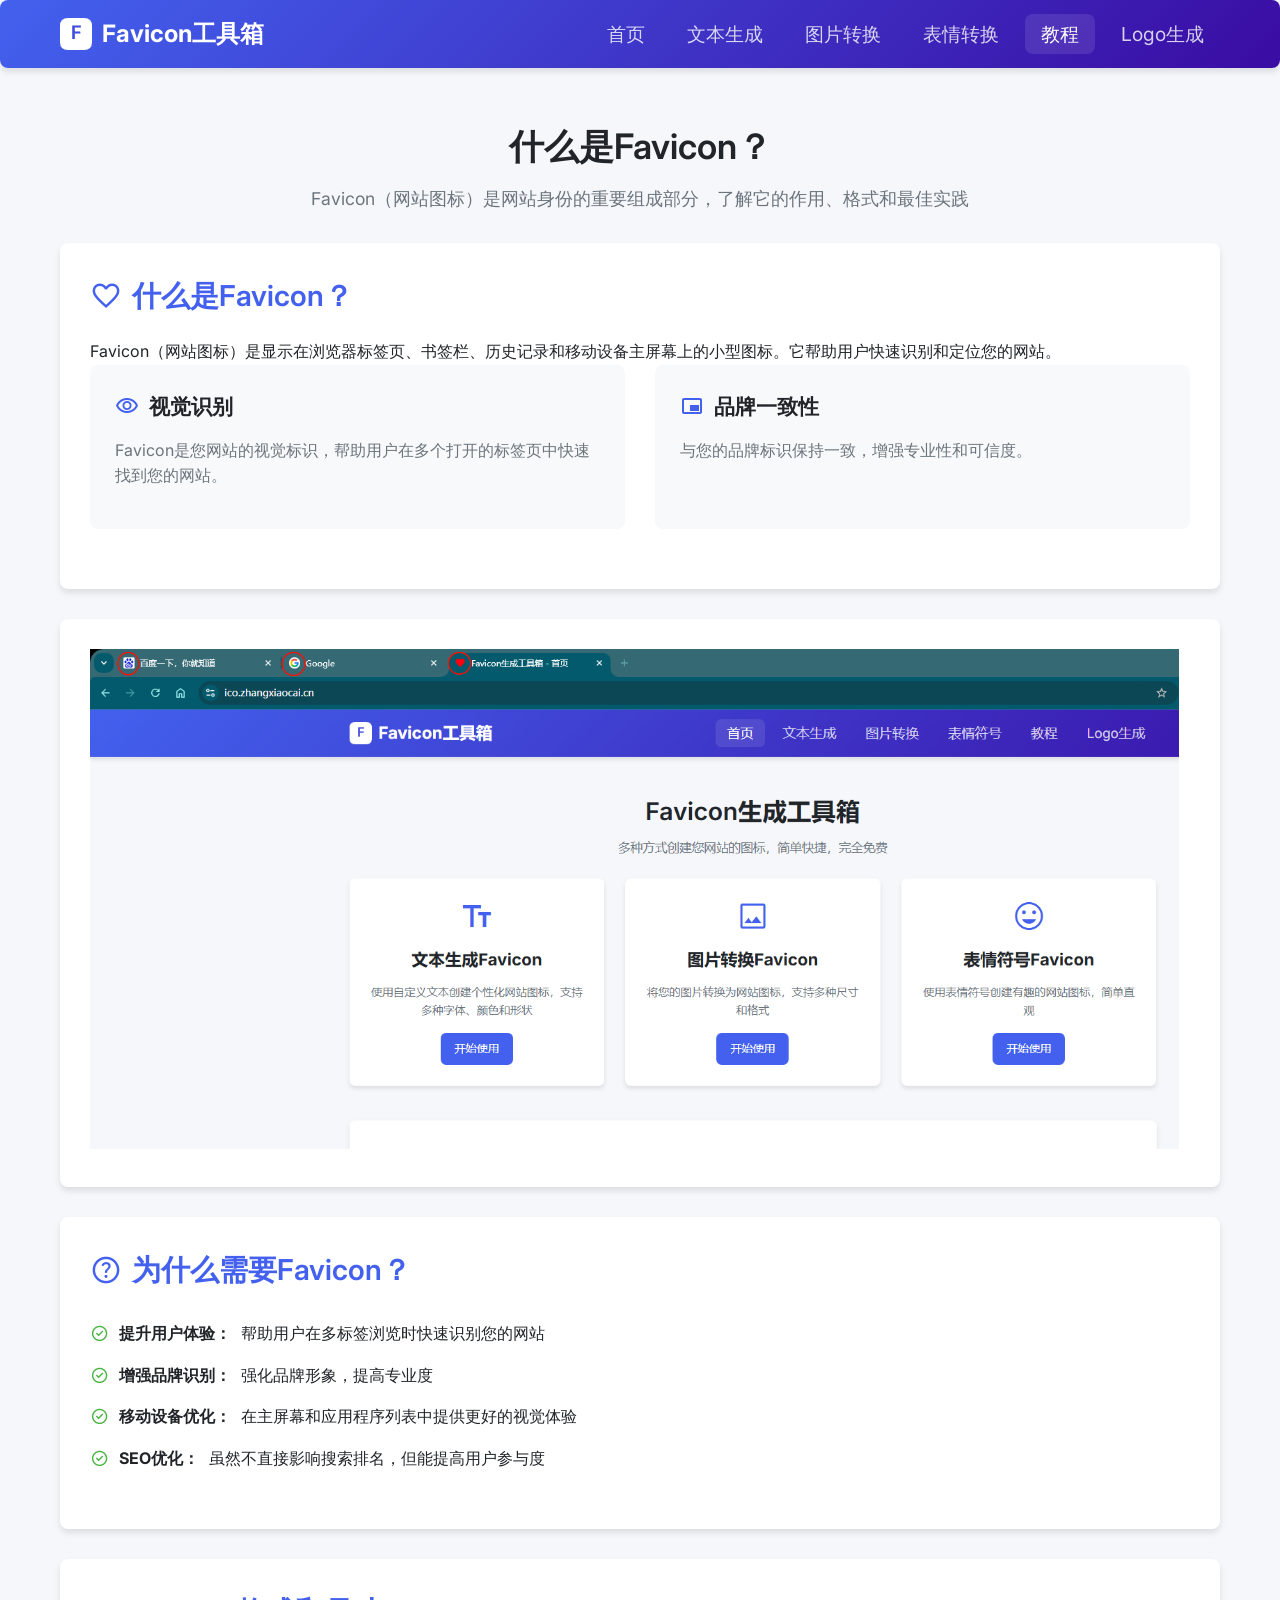
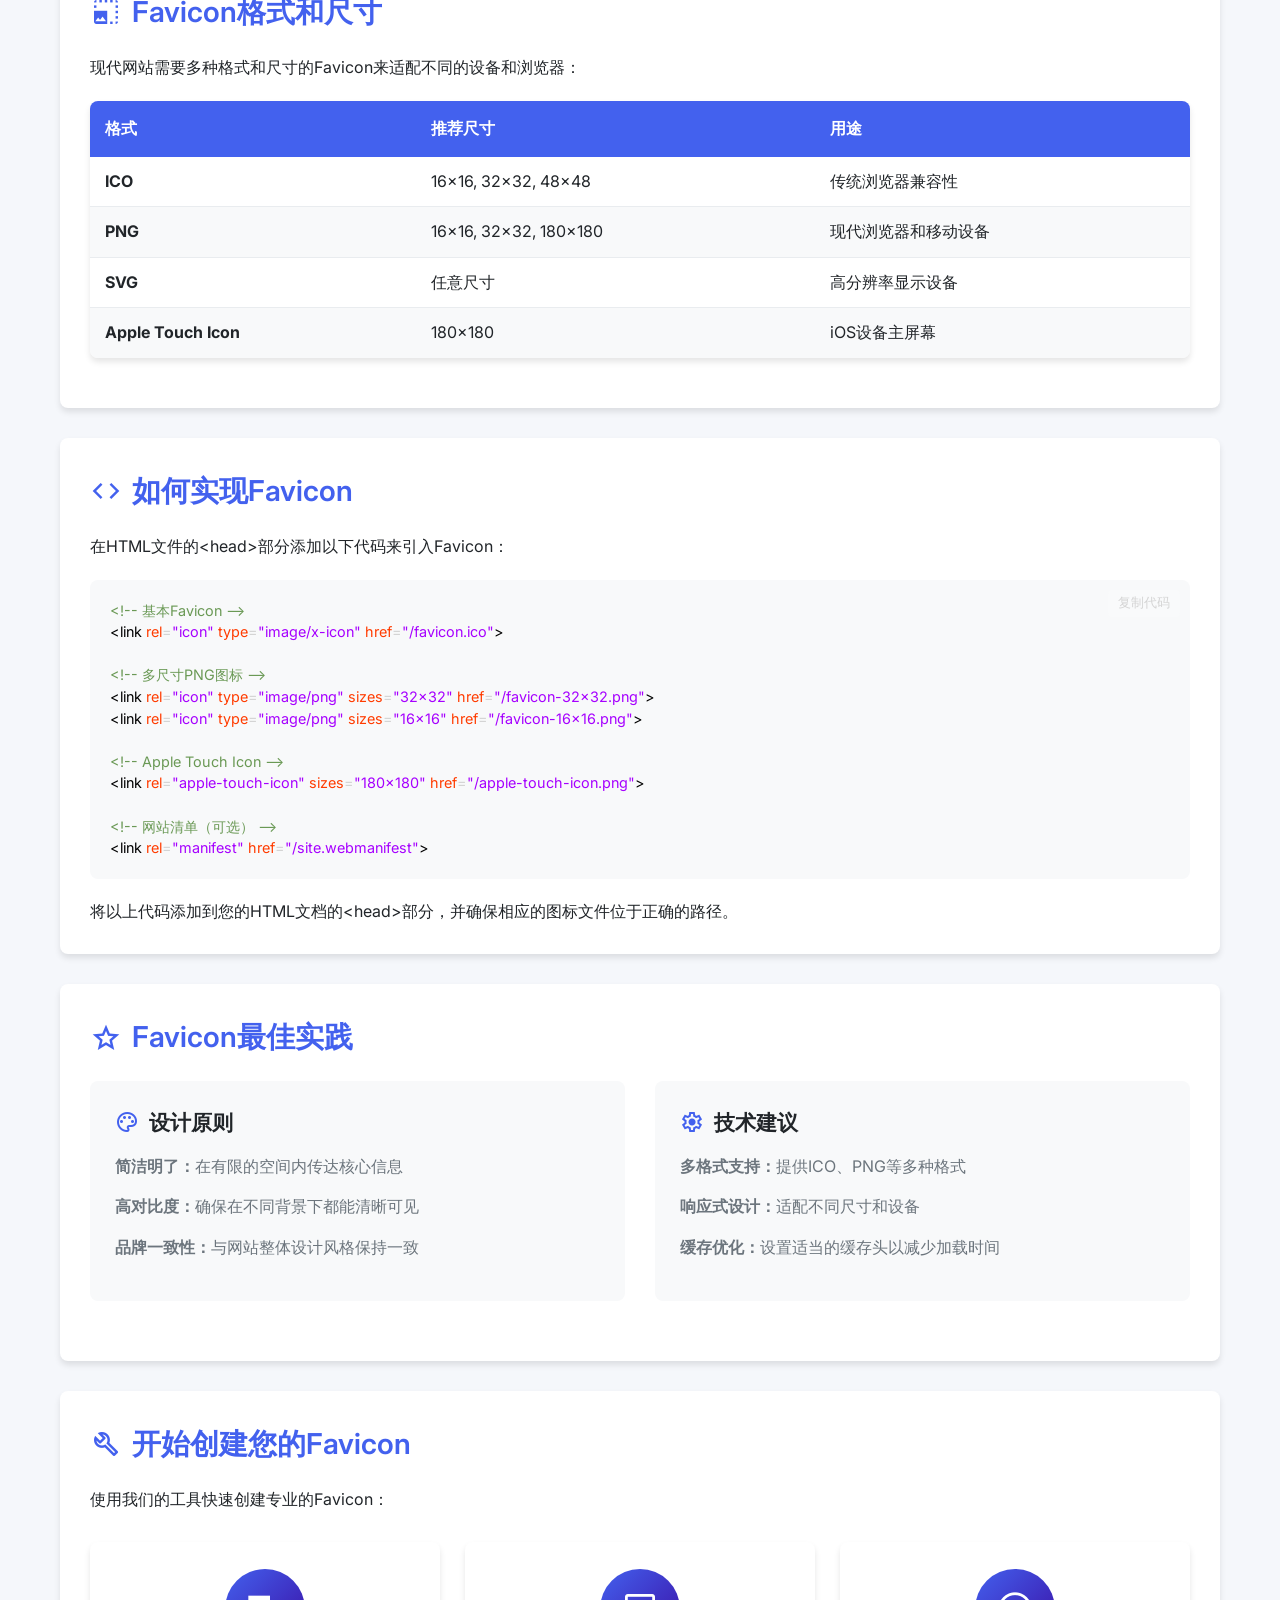
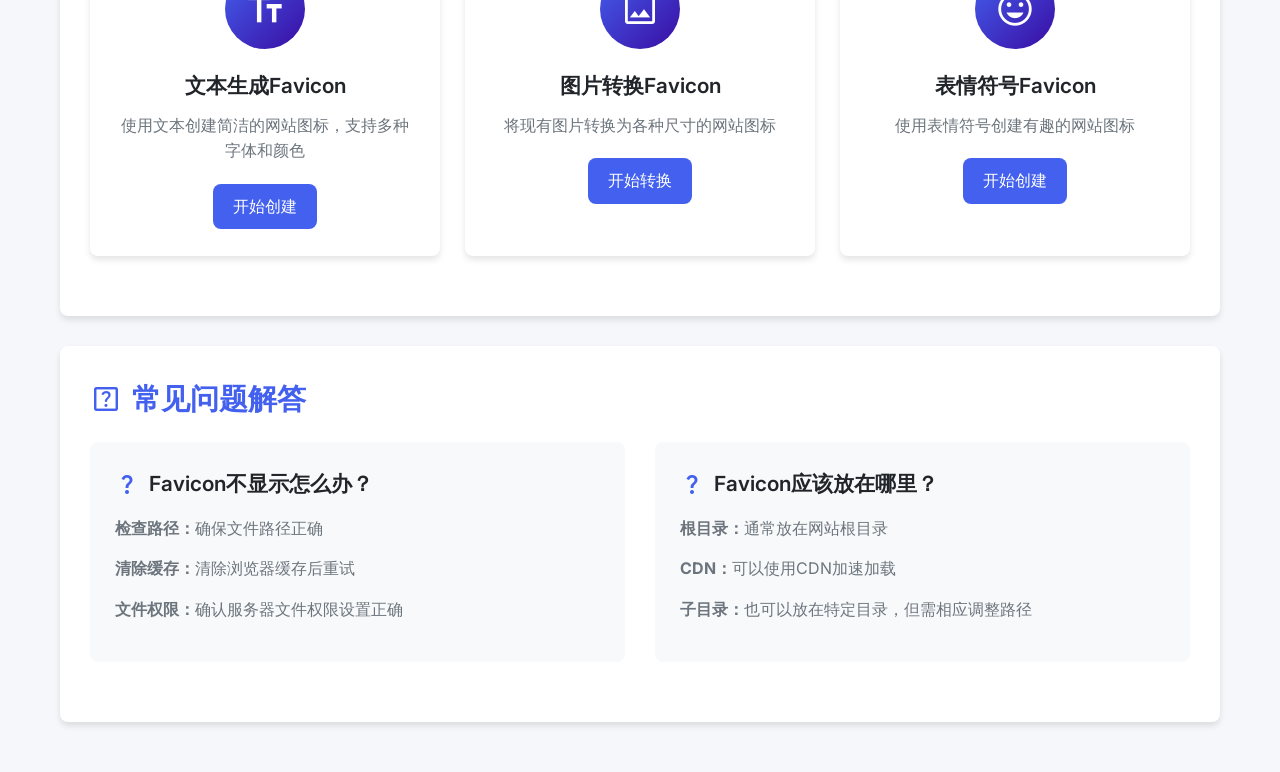
<file: tutorials.html>
<!DOCTYPE html>
<html lang="zh-CN">
<head>
    <meta charset="UTF-8">
    <meta name="viewport" content="width=device-width, initial-scale=1.0">

    <!-- 基础SEO优化 -->
    <title>文本生成Favicon工具 - 在线创建个性化网站图标 | Text to Favicon Generator</title>
    <meta name="description"
          content="免费在线文本生成Favicon工具，支持多种字体、颜色和形状。快速创建个性化网站图标，提供ICO、PNG和SVG格式下载。Free online text to favicon generator with multiple fonts, colors and shapes. Create personalized website icons quickly.">
    <meta name="keywords"
          content="favicon生成器,文本转favicon,网站图标制作,在线favicon工具,favicon generator,text to favicon,website icon maker,online favicon tool, logo generator, logo maker, logo creator, logo design, logo designer, logo creation, logo design tool, logo design software, logo design app, logo design website, logo design online, logo design free, logo design free online, logo design free download, logo design free trial, logo design free logo, logo design free logo maker, logo design free logo generator, logo design free logo design, logo design free logo">
    <meta name="author" content="Favicon工具箱">

    <!-- 中文SEO优化 -->
    <meta name="robots" content="index, follow">
    <meta name="revisit-after" content="7 days">
    <link rel="canonical" href="https://yourdomain.com/text-to-favicon.html">

    <!-- 开放图谱(Open Graph)标签 - 社交分享优化 -->
    <meta property="og:title" content="文本生成Favicon工具 - 在线创建个性化网站图标">
    <meta property="og:description"
          content="免费在线文本生成Favicon工具，支持多种字体、颜色和形状。快速创建个性化网站图标。">
    <meta property="og:type" content="website">
    <meta property="og:url" content="https://yourdomain.com/text-to-favicon.html">
    <meta property="og:image" content="https://yourdomain.com/images/favicon-generator-preview.jpg">
    <meta property="og:site_name" content="Favicon工具箱">
    <meta property="og:locale" content="zh_CN">

    <!-- Twitter Card优化 -->
    <meta name="twitter:card" content="summary_large_image">
    <meta name="twitter:title" content="文本生成Favicon工具 - 在线创建个性化网站图标">
    <meta name="twitter:description" content="免费在线文本生成Favicon工具，支持多种字体、颜色和形状。">
    <meta name="twitter:image" content="https://yourdomain.com/images/favicon-generator-preview.jpg">

    <!-- 多语言支持 -->
    <link rel="alternate" hreflang="zh" href="https://yourdomain.com/text-to-favicon.html">
    <link rel="alternate" hreflang="zh-CN" href="https://yourdomain.com/text-to-favicon.html">
    <link rel="alternate" hreflang="en" href="https://yourdomain.com/en/text-to-favicon.html">
    <link rel="alternate" hreflang="x-default" href="https://yourdomain.com/text-to-favicon.html">

    <!-- 结构化数据(JSON-LD) -->
    <script type="application/ld+json">
        {
            "@context": "https://schema.org",
            "@type": "WebApplication",
            "name": "文本生成Favicon工具 | Text to Favicon Generator",
            "description": "免费在线文本生成Favicon工具，支持多种字体、颜色和形状。快速创建个性化网站图标。",
            "url": "https://yourdomain.com/text-to-favicon.html",
            "applicationCategory": "DesignApplication",
            "operatingSystem": "Any",
            "browserRequirements": "Requires JavaScript",
            "offers": {
                "@type": "Offer",
                "price": "0",
                "priceCurrency": "USD"
            },
            "author": {
                "@type": "Organization",
                "name": "Favicon工具箱"
            },
            "inLanguage": [
                "zh-CN",
                "en"
            ]
        }
    </script>


    <title>Favicon介绍 - Favicon工具箱</title>
    <!-- 将以下代码添加到您的HTML文件中 -->
    <link rel="icon" type="image/x-icon" href="/favicon.svg">
    <link rel="icon" type="image/png" sizes="32x32" href="/favicon.svg">
    <link rel="icon" type="image/png" sizes="16x16" href="/favicon.svg">
    <link rel="apple-touch-icon" sizes="180x180" href="/favicon.svg">

    <link rel="stylesheet" href="/assets/css/google.css"/>
    <link rel="stylesheet"
          href="https://fonts.googleapis.com/css2?family=Material+Symbols+Outlined:opsz,wght,FILL,GRAD@20..48,100..700,0..1,-50..200"/>
    <link href="https://fonts.googleapis.com/css2?family=Inter:wght@300;400;500;600;700&display=swap" rel="stylesheet">
    <link href="/assets/css/z.tutorials.css" rel="stylesheet">
    <link href="/assets/css/common.css" rel="stylesheet">
    <link href="/assets/css/footer.css" rel="stylesheet">
</head>
<body>
<nav class="navbar">
    <div class="nav-container">
        <div class="logo">
<span class="material-symbols-outlined logo-icon">
<!-- favorite_border -->
<img src="/assets/favicon-32x32.png"/>
</span>
            Favicon工具箱
        </div>
        <ul class="nav-links">
            <li><a href="index.html">首页</a></li>
            <li><a href="text-to-favicon.html">文本生成</a></li>
            <li><a href="image-to-favicon.html">图片转换</a></li>
            <li><a href="emoji-to-favicon.html">表情转换</a></li>
            <li><a href="tutorials.html" class="active">教程</a></li>
            <li><a href="logo.html">Logo生成</a></li>
        </ul>
    </div>
</nav>
<!-- 主内容区 -->
<div class="container">
    <div class="page-header">
        <h1>什么是Favicon？</h1>
        <p>Favicon（网站图标）是网站身份的重要组成部分，了解它的作用、格式和最佳实践</p>
    </div>

    <!-- 什么是Favicon -->
    <div class="content-card">
        <h2 class="section-title">
            <span class="material-symbols-outlined">favorite</span>
            什么是Favicon？
        </h2>
        <p>
            Favicon（网站图标）是显示在浏览器标签页、书签栏、历史记录和移动设备主屏幕上的小型图标。它帮助用户快速识别和定位您的网站。</p>

        <div class="content-grid">
            <div class="content-item">
                <h3><span class="material-symbols-outlined">visibility</span>视觉识别</h3>
                <p>Favicon是您网站的视觉标识，帮助用户在多个打开的标签页中快速找到您的网站。</p>
            </div>
            <div class="content-item">
                <h3><span class="material-symbols-outlined">branding_watermark</span>品牌一致性</h3>
                <p>与您的品牌标识保持一致，增强专业性和可信度。</p>
            </div>
        </div>
    </div>
    <div class="content-card">
        <img data-v-dd625314="" alt="Browser bookmarks bar showing favicons from popular websites" loading="lazy"
             src="/assets/static/img.png" width="99%"
             data-src="/assets/static/index1.916021e.6b662fa603851b4089c543eb27c8681e.png"
             data-srcset="/assets/static/img.png 480w, /assets/static/img.png 1276w"
             data-sizes="(max-width: 1276px) 100vw, 1276px" class="g-image g-image--lazy g-image--loaded"
             srcset="/assets/static/img.png 480w, /assets/static/img.png 1276w"
             sizes="(max-width: 1276px) 100vw, 1276px">
    </div>
    <!-- 为什么需要Favicon -->
    <div class="content-card">
        <h2 class="section-title">
            <span class="material-symbols-outlined">help</span>
            为什么需要Favicon？
        </h2>

        <ul class="feature-list">
            <li>
                <span class="material-symbols-outlined">check_circle</span>
                <strong>提升用户体验：</strong>帮助用户在多标签浏览时快速识别您的网站
            </li>
            <li>
                <span class="material-symbols-outlined">check_circle</span>
                <strong>增强品牌识别：</strong>强化品牌形象，提高专业度
            </li>
            <li>
                <span class="material-symbols-outlined">check_circle</span>
                <strong>移动设备优化：</strong>在主屏幕和应用程序列表中提供更好的视觉体验
            </li>
            <li>
                <span class="material-symbols-outlined">check_circle</span>
                <strong>SEO优化：</strong>虽然不直接影响搜索排名，但能提高用户参与度
            </li>
        </ul>
    </div>

    <!-- Favicon格式和尺寸 -->
    <div class="content-card">
        <h2 class="section-title">
            <span class="material-symbols-outlined">photo_size_select_small</span>
            Favicon格式和尺寸
        </h2>

        <p>现代网站需要多种格式和尺寸的Favicon来适配不同的设备和浏览器：</p>

        <table class="size-table">
            <thead>
            <tr>
                <th>格式</th>
                <th>推荐尺寸</th>
                <th>用途</th>
            </tr>
            </thead>
            <tbody>
            <tr>
                <td><strong>ICO</strong></td>
                <td>16×16, 32×32, 48×48</td>
                <td>传统浏览器兼容性</td>
            </tr>
            <tr>
                <td><strong>PNG</strong></td>
                <td>16×16, 32×32, 180×180</td>
                <td>现代浏览器和移动设备</td>
            </tr>
            <tr>
                <td><strong>SVG</strong></td>
                <td>任意尺寸</td>
                <td>高分辨率显示设备</td>
            </tr>
            <tr>
                <td><strong>Apple Touch Icon</strong></td>
                <td>180×180</td>
                <td>iOS设备主屏幕</td>
            </tr>
            </tbody>
        </table>
    </div>

    <!-- 如何实现Favicon -->
    <div class="content-card">
        <h2 class="section-title">
            <span class="material-symbols-outlined">code</span>
            如何实现Favicon
        </h2>

        <p>在HTML文件的&lt;head&gt;部分添加以下代码来引入Favicon：</p>

        <div class="code-example">
            <button class="copy-btn" onclick="copyCode()">复制代码</button>
            <pre><code><span class="code-comment">&lt;!-- 基本Favicon --&gt;</span>
<span class="code-tag">&lt;link</span> <span class="code-attribute">rel</span>=<span
                        class="code-value">"icon"</span> <span class="code-attribute">type</span>=<span
                        class="code-value">"image/x-icon"</span> <span class="code-attribute">href</span>=<span
                        class="code-value">"/favicon.ico"</span><span class="code-tag">&gt;</span>

<span class="code-comment">&lt;!-- 多尺寸PNG图标 --&gt;</span>
<span class="code-tag">&lt;link</span> <span class="code-attribute">rel</span>=<span
                        class="code-value">"icon"</span> <span class="code-attribute">type</span>=<span
                        class="code-value">"image/png"</span> <span class="code-attribute">sizes</span>=<span
                        class="code-value">"32x32"</span> <span class="code-attribute">href</span>=<span
                        class="code-value">"/favicon-32x32.png"</span><span class="code-tag">&gt;</span>
<span class="code-tag">&lt;link</span> <span class="code-attribute">rel</span>=<span
                        class="code-value">"icon"</span> <span class="code-attribute">type</span>=<span
                        class="code-value">"image/png"</span> <span class="code-attribute">sizes</span>=<span
                        class="code-value">"16x16"</span> <span class="code-attribute">href</span>=<span
                        class="code-value">"/favicon-16x16.png"</span><span class="code-tag">&gt;</span>

<span class="code-comment">&lt;!-- Apple Touch Icon --&gt;</span>
<span class="code-tag">&lt;link</span> <span class="code-attribute">rel</span>=<span class="code-value">"apple-touch-icon"</span> <span
                        class="code-attribute">sizes</span>=<span class="code-value">"180x180"</span> <span
                        class="code-attribute">href</span>=<span class="code-value">"/apple-touch-icon.png"</span><span
                        class="code-tag">&gt;</span>

<span class="code-comment">&lt;!-- 网站清单（可选） --&gt;</span>
<span class="code-tag">&lt;link</span> <span class="code-attribute">rel</span>=<span
                        class="code-value">"manifest"</span> <span class="code-attribute">href</span>=<span
                        class="code-value">"/site.webmanifest"</span><span class="code-tag">&gt;</span></code></pre>
        </div>

        <p>将以上代码添加到您的HTML文档的&lt;head&gt;部分，并确保相应的图标文件位于正确的路径。</p>
    </div>

    <!-- 最佳实践 -->
    <div class="content-card">
        <h2 class="section-title">
            <span class="material-symbols-outlined">star</span>
            Favicon最佳实践
        </h2>

        <div class="content-grid">
            <div class="content-item">
                <h3><span class="material-symbols-outlined">palette</span>设计原则</h3>
                <p><strong>简洁明了：</strong>在有限的空间内传达核心信息</p>
                <p><strong>高对比度：</strong>确保在不同背景下都能清晰可见</p>
                <p><strong>品牌一致性：</strong>与网站整体设计风格保持一致</p>
            </div>
            <div class="content-item">
                <h3><span class="material-symbols-outlined">settings</span>技术建议</h3>
                <p><strong>多格式支持：</strong>提供ICO、PNG等多种格式</p>
                <p><strong>响应式设计：</strong>适配不同尺寸和设备</p>
                <p><strong>缓存优化：</strong>设置适当的缓存头以减少加载时间</p>
            </div>
        </div>
    </div>
    <!-- 工具推荐 -->
    <div class="content-card">
        <h2 class="section-title">
            <span class="material-symbols-outlined">build</span>
            开始创建您的Favicon
        </h2>

        <p>使用我们的工具快速创建专业的Favicon：</p>

        <div class="tools-grid">
            <div class="tool-card">
                <div class="tool-icon">
                    <span class="material-symbols-outlined">text_fields</span>
                </div>
                <h3>文本生成Favicon</h3>
                <p>使用文本创建简洁的网站图标，支持多种字体和颜色</p>
                <a href="text-to-favicon.html" class="tool-btn">开始创建</a>
            </div>

            <div class="tool-card">
                <div class="tool-icon">
                    <span class="material-symbols-outlined">image</span>
                </div>
                <h3>图片转换Favicon</h3>
                <p>将现有图片转换为各种尺寸的网站图标</p>
                <a href="image-to-favicon.html" class="tool-btn">开始转换</a>
            </div>

            <div class="tool-card">
                <div class="tool-icon">
                    <span class="material-symbols-outlined">emoji_emotions</span>
                </div>
                <h3>表情符号Favicon</h3>
                <p>使用表情符号创建有趣的网站图标</p>
                <a href="emoji-to-favicon.html" class="tool-btn">开始创建</a>
            </div>
        </div>
    </div>
    <!-- 常见问题 -->
    <div class="content-card">
        <h2 class="section-title">
            <span class="material-symbols-outlined">help_center</span>
            常见问题解答
        </h2>

        <div class="content-grid">
            <div class="content-item">
                <h3><span class="material-symbols-outlined">question_mark</span>Favicon不显示怎么办？</h3>
                <p><strong>检查路径：</strong>确保文件路径正确</p>
                <p><strong>清除缓存：</strong>清除浏览器缓存后重试</p>
                <p><strong>文件权限：</strong>确认服务器文件权限设置正确</p>
            </div>
            <div class="content-item">
                <h3><span class="material-symbols-outlined">question_mark</span>Favicon应该放在哪里？</h3>
                <p><strong>根目录：</strong>通常放在网站根目录</p>
                <p><strong>CDN：</strong>可以使用CDN加速加载</p>
                <p><strong>子目录：</strong>也可以放在特定目录，但需相应调整路径</p>
            </div>
        </div>
    </div>

</div>

</div>

<script>
    // 简单的交互效果
    document.addEventListener('DOMContentLoaded', function () {
        // 为内容项添加点击效果
        const contentItems = document.querySelectorAll('.content-item');
        contentItems.forEach(item => {
            item.addEventListener('click', function () {
                this.style.transform = 'scale(0.98)';
                setTimeout(() => {
                    this.style.transform = '';
                }, 150);
            });
        });


        // 平滑滚动到锚点
        document.querySelectorAll('a[href^="#"]').forEach(anchor => {
            anchor.addEventListener('click', function (e) {
                e.preventDefault();
                const target = document.querySelector(this.getAttribute('href'));
                if (target) {
                    target.scrollIntoView({
                        behavior: 'smooth',
                        block: 'start'
                    });
                }
            });
        });
    });
</script>
</body>
</html>
</file>
<file: assets/css/z.index.css>
:root {
            --primary-color: #4361ee;
            --secondary-color: #3a0ca3;
            --accent-color: #4cc9f0;
            --light-color: #f8f9fa;
            --dark-color: #212529;
            --success-color: #4bb543;
            --border-radius: 8px;
            --shadow: 0 4px 6px rgba(0, 0, 0, 0.1);
            --transition: all 0.3s ease;
        }

        * {
            margin: 0;
            padding: 0;
            box-sizing: border-box;
            font-family: 'Inter', sans-serif;
        }

        body {
            background-color: #f5f7fb;
            color: var(--dark-color);
            line-height: 1.6;
        }

        .container {
            max-width: 1200px;
            margin: 0 auto;
            padding: 20px;
        }

        /* 导航栏样式 */
        .navbar {
            background: linear-gradient(135deg, var(--primary-color), var(--secondary-color));
            color: white;
            padding: 15px 0;
            /* border-radius: var(--border-radius); */
            margin-bottom: 30px;
            box-shadow: var(--shadow);
        }

        .nav-container {
            max-width: 1200px;
            margin: 0 auto;
            padding: 0 20px;
            display: flex;
            justify-content: space-between;
            align-items: center;
        }

        .logo {
            display: flex;
            align-items: center;
            gap: 10px;
            font-size: 1.5rem;
            font-weight: 700;
        }

        .logo-icon {
            font-size: 2rem;
        }

        .nav-links {
            display: flex;
            list-style: none;
            gap: 10px;
        }

        .nav-links a {
            color: rgba(255, 255, 255, 0.8);
            text-decoration: none;
            padding: 8px 16px;
            border-radius: var(--border-radius);
            transition: var(--transition);
        }

        .nav-links a:hover, .nav-links a.active {
            background-color: rgba(255, 255, 255, 0.1);
            color: white;
        }

        /* 页面内容样式 */
        .page-header {
            text-align: center;
            margin-bottom: 40px;
        }

        .page-header h1 {
            font-size: 2.5rem;
            font-weight: 700;
            margin-bottom: 10px;
            color: var(--dark-color);
        }

        .page-header p {
            font-size: 1.2rem;
            color: #6c757d;
            max-width: 600px;
            margin: 0 auto;
        }

        /* 功能卡片样式 */
        .features-grid {
            display: grid;
            grid-template-columns: repeat(auto-fit, minmax(300px, 1fr));
            gap: 30px;
            margin-bottom: 50px;
        }

        .feature-card {
            background: white;
            border-radius: var(--border-radius);
            box-shadow: var(--shadow);
            padding: 30px;
            text-align: center;
            transition: var(--transition);
            cursor: pointer;
        }

        .feature-card:hover {
            transform: translateY(-5px);
            box-shadow: 0 10px 20px rgba(0, 0, 0, 0.1);
        }
		/* 为每个卡片定义不同的悬停颜色 */
        .feature-card:nth-child(1):hover {
            background-color: #00d1b2;
            color: white;
            transform: translateY(-2px);
        }
        
        .feature-card:nth-child(2):hover {
            background-color: #ff3860;
            color: white;
            transform: translateY(-2px);
        }
        
        .feature-card:nth-child(3):hover {
            background-color: #209cee;
            color: white;
            transform: translateY(-2px);
        }
		
		/* 悬停时所有文字变白 */
        .feature-card:hover,
        .feature-card:hover h3, .feature-card:hover p {
            color: white !important;
        }
        .feature-icon {
            font-size: 3rem;
            color: var(--primary-color);
            margin-bottom: 20px;
        }

        .feature-card h3 {
            font-size: 1.5rem;
            margin-bottom: 15px;
            color: var(--dark-color);
        }

        .feature-card p {
            color: #6c757d;
            margin-bottom: 20px;
        }

        .feature-link {
            display: inline-block;
            padding: 10px 20px;
            background-color: var(--primary-color);
            color: white;
            text-decoration: none;
            border-radius: var(--border-radius);
            transition: var(--transition);
        }

        .feature-link:hover {
            background-color: var(--secondary-color);
        }

        /* 优势部分样式 */
        .advantages {
            background: white;
            border-radius: var(--border-radius);
            box-shadow: var(--shadow);
            padding: 40px;
            text-align: center;
        }

        .advantages h2 {
            font-size: 2rem;
            margin-bottom: 30px;
            color: var(--dark-color);
        }

        .advantages-grid {
            display: grid;
            grid-template-columns: repeat(auto-fit, minmax(250px, 1fr));
            gap: 30px;
        }

        .advantage {
            text-align: center;
        }

        .advantage-icon {
            font-size: 2.5rem;
            color: var(--primary-color);
            margin-bottom: 15px;
        }

        .advantage h3 {
            font-size: 1.3rem;
            margin-bottom: 10px;
            color: var(--dark-color);
        }

        .advantage p {
            color: #6c757d;
        }

        /* 响应式调整 */
        @media (max-width: 768px) {
            .nav-container {
                flex-direction: column;
                gap: 15px;
            }
            
            .nav-links {
                flex-wrap: wrap;
                justify-content: center;
            }
            
            .features-grid {
                grid-template-columns: 1fr;
            }
        }
</file>
<file: assets/css/common.css>
/* common.css - 公共样式提取 */
:root {
    --primary-color: #4361ee;
    --secondary-color: #3a0ca3;
    --accent-color: #4cc9f0;
    --light-color: #f8f9fa;
    --dark-color: #212529;
    --success-color: #4bb543;
    --border-radius: 8px;
    --shadow: 0 4px 6px rgba(0, 0, 0, 0.1);
    --transition: all 0.3s ease;
}

* {
    margin: 0;
    padding: 0;
    box-sizing: border-box;
    font-family: 'Inter', 'Microsoft YaHei', 'Segoe UI Emoji', 'Apple Color Emoji', 'Noto Color Emoji', sans-serif;
}

body {
    background-color: #f5f7fb;
    color: var(--dark-color);
    line-height: 1.6;
}

.container {
    max-width: 1200px;
    margin: 0 auto;
    padding: 20px;
}

/* 导航栏样式 */
.navbar {
    background: linear-gradient(135deg, var(--primary-color), var(--secondary-color));
    color: white;
    padding: 15px 0;
    /* border-radius: var(--border-radius); */
    margin-bottom: 30px;
    box-shadow: var(--shadow);
}

.nav-container {
    max-width: 1200px;
    margin: 0 auto;
    padding: 0 20px;
    display: flex;
    justify-content: space-between;
    align-items: center;
}

.logo {
    display: flex;
    align-items: center;
    gap: 10px;
    font-size: 1.5rem;
    font-weight: 700;
}

.logo-icon {
    font-size: 2rem;
}

.nav-links {
    display: flex;
    list-style: none;
    gap: 10px;
    font-size: 1.2em;
}

.nav-links a {
    color: rgba(255, 255, 255, 0.8);
    text-decoration: none;
    padding: 8px 16px;
    border-radius: var(--border-radius);
    transition: var(--transition);
}

.nav-links a:hover, .nav-links a.active {
    background-color: rgba(255, 255, 255, 0.1);
    color: white;
}

/* 页面标题样式 */
.page-header {
    margin-bottom: 30px;
    text-align: center;
}

.page-header h1 {
    font-size: 2.2rem;
    font-weight: 600;
    margin-bottom: 10px;
    color: var(--dark-color);
}

.page-header p {
    color: #6c757d;
    font-size: 1.1rem;
}

/* 工具卡片基础样式 */
.tool-card {
    background: white;
    border-radius: var(--border-radius);
    box-shadow: var(--shadow);
    padding: 25px;
    margin-bottom: 30px;
}

.tool-header {
    display: flex;
    justify-content: space-between;
    align-items: center;
    margin-bottom: 20px;
    padding-bottom: 15px;
    border-bottom: 1px solid #e9ecef;
}

.tool-title {
    font-size: 1.3rem;
    font-weight: 600;
    color: var(--dark-color);
}

/* 生成器容器布局 */
.generator-container {
    display: grid;
    grid-template-columns: 1fr 1fr;
    gap: 30px;
}

/* 控件组样式 */
.controls {
    display: flex;
    flex-direction: column;
    gap: 20px;
}

.control-group {
    display: flex;
    flex-direction: column;
    gap: 10px;
}

.control-group label {
    font-weight: 500;
    color: var(--dark-color);
}

.control-group input, .control-group select {
    padding: 10px 12px;
    border: 1px solid #ced4da;
    border-radius: var(--border-radius);
    font-size: 1rem;
    transition: var(--transition);
}

.control-group input:focus, .control-group select:focus {
    outline: none;
    border-color: var(--primary-color);
    box-shadow: 0 0 0 3px rgba(67, 97, 238, 0.2);
}

/* 预览区域样式 */
.preview-section {
    display: flex;
    flex-direction: column;
    align-items: center;
    gap: 20px;
}

.preview-container {
    width: 200px;
    height: 200px;
    display: flex;
    justify-content: center;
    align-items: center;
    background-color: #f8f9fa;
    border-radius: var(--border-radius);
    border: 1px dashed #ced4da;
    padding: 20px;
}

.size-previews {
    display: flex;
    gap: 15px;
    flex-wrap: wrap;
    justify-content: center;
}

.size-preview {
    display: flex;
    flex-direction: column;
    align-items: center;
    gap: 5px;
}

.size-preview .preview {
    width: 50px;
    height: 50px;
    border-radius: 5px;
    background-color: #f8f9fa;
    border: 1px solid #e9ecef;
    display: flex;
    justify-content: center;
    align-items: center;
    font-size: 0.8rem;
}

.size-preview span {
    font-size: 0.8rem;
    color: #6c757d;
}

/* 下载按钮样式 */
.download-section {
    display: flex;
    flex-direction: row;
    gap: 15px;
    margin-top: 20px;
}

.download-btn {
    display: flex;
    align-items: center;
    justify-content: center;
    gap: 8px;
    padding: 12px 20px;
    background-color: var(--primary-color);
    color: white;
    border: none;
    border-radius: var(--border-radius);
    font-size: 1rem;
    font-weight: 500;
    cursor: pointer;
    transition: var(--transition);
}

.download-btn:hover {
    background-color: var(--secondary-color);
}

.download-btn.secondary {
    background-color: #6c757d;
}

.download-btn.secondary:hover {
    background-color: #5a6268;
}

/* 代码片段样式 */
.code-snippet {
    background-color: #f8f9fa;
    border: 1px solid #e9ecef;
    border-radius: var(--border-radius);
    padding: 15px;
    font-family: monospace;
    font-size: 0.9rem;
    line-height: 1.5;
    overflow-x: auto;
}

/* 响应式设计 */
@media (max-width: 1280px) {
    .generator-container {
        grid-template-columns: 1fr;
    }
}

@media (max-width: 768px) {
    .nav-container {
        flex-direction: column;
        gap: 15px;
    }
    
    .nav-links {
        flex-wrap: wrap;
        justify-content: center;
    }
    
    .preview-container {
        width: 250px;
        height: 250px;
    }
    
    .download-section {
        flex-direction: column;
    }
}
</file>
<file: assets/css/footer.css>
/* 资源工具部分样式 */
.resources-section {
    padding: 80px 0;
    background-color: #f8f9fa;
}

.resources-section h2 {
    text-align: center;
    font-size: 2.5rem;
    margin-bottom: 50px;
    color: #333;
}

.resources-grid {
    display: grid;
    grid-template-columns: repeat(auto-fit, minmax(280px, 1fr));
    gap: 30px;
    max-width: 1200px;
    margin: 0 auto;
    padding: 0 20px;
}

.resource-card {
    background: white;
    padding: 30px;
    border-radius: 12px;
    box-shadow: 0 4px 6px rgba(0, 0, 0, 0.1);
    transition: transform 0.3s ease;
    text-align: center;
}

.resource-card:hover {
    transform: translateY(-5px);
}

.resource-icon {
    font-size: 48px;
    color: #4a6cf7;
    margin-bottom: 20px;
}

.resource-card h3 {
    font-size: 1.4rem;
    margin-bottom: 15px;
    color: #333;
}

.resource-card p {
    color: #666;
    line-height: 1.6;
    margin-bottom: 20px;
}

.resource-link {
    display: inline-block;
    padding: 10px 20px;
    background-color: #4a6cf7;
    color: white;
    text-decoration: none;
    border-radius: 6px;
    transition: background-color 0.3s ease;
}

.resource-link:hover {
    background-color: #3a5ce5;
}

/* 教程指南部分样式 */
.tutorials-section {
    padding: 80px 0;
}

.tutorials-section h2 {
    text-align: center;
    font-size: 2.5rem;
    margin-bottom: 50px;
    color: #333;
}

.tutorials-grid {
    display: grid;
    grid-template-columns: repeat(auto-fit, minmax(280px, 1fr));
    gap: 30px;
    max-width: 1200px;
    margin: 0 auto;
    padding: 0 20px;
}

.tutorial-card {
    background: white;
    padding: 30px;
    border-radius: 12px;
    box-shadow: 0 4px 6px rgba(0, 0, 0, 0.1);
    border-left: 4px solid #4a6cf7;
}

.tutorial-card h3 {
    font-size: 1.3rem;
    margin-bottom: 15px;
    color: #333;
}

.tutorial-card p {
    color: #666;
    line-height: 1.6;
    margin-bottom: 20px;
}

.tutorial-link {
    color: #4a6cf7;
    text-decoration: none;
    font-weight: 500;
    transition: color 0.3s ease;
}

.tutorial-link:hover {
    color: #3a5ce5;
    text-decoration: underline;
}

/* 关于我们部分样式 */
.about-section {
    padding: 80px 0;
    background-color: #f8f9fa;
}

.about-content {
    max-width: 800px;
    margin: 0 auto;
    text-align: center;
    padding: 0 20px;
}

.about-content h2 {
    font-size: 2.5rem;
    margin-bottom: 30px;
    color: #333;
}

.about-content p {
    font-size: 1.1rem;
    line-height: 1.8;
    color: #666;
    margin-bottom: 20px;
}

.tech-stack {
    margin-top: 40px;
}

.tech-stack h3 {
    font-size: 1.5rem;
    margin-bottom: 20px;
    color: #333;
}

.tech-icons {
    display: flex;
    justify-content: center;
    flex-wrap: wrap;
    gap: 15px;
}

.tech-item {
    background: white;
    padding: 8px 16px;
    border-radius: 20px;
    font-size: 0.9rem;
    color: #4a6cf7;
    border: 1px solid #e0e0e0;
}

/* 页脚部分样式 */
.footer {
    background-color: #333;
    color: white;
    padding: 50px 0 20px;
}

.footer-content {
    max-width: 1200px;
    margin: 0 auto;
    display: grid;
    grid-template-columns: repeat(auto-fit, minmax(250px, 1fr));
    gap: 40px;
    padding: 0 20px;
}

.footer-section h4 {
    font-size: 1.2rem;
    margin-bottom: 20px;
    color: white;
}

.footer-section ul {
    list-style: none;
    padding: 0;
}

.footer-section ul li {
    margin-bottom: 10px;
}

.footer-section ul li a {
    color: #ccc;
    text-decoration: none;
    transition: color 0.3s ease;
}

.footer-section ul li a:hover {
    color: white;
}

.footer-bottom {
    max-width: 1200px;
    margin: 40px auto 0;
    padding: 20px;
    text-align: center;
    border-top: 1px solid #555;
    color: #ccc;
}

/* 响应式设计 */
@media (max-width: 768px) {
    .resources-grid,
    .tutorials-grid,
    .footer-content {
        grid-template-columns: 1fr;
    }
    
    .resources-section h2,
    .tutorials-section h2,
    .about-content h2 {
        font-size: 2rem;
    }
    
    .tech-icons {
        justify-content: center;
    }
}
</file>
<file: assets/css/google.css>
/* fallback */
@font-face {
  font-family: 'Material Symbols Outlined';
  font-style: normal;
  font-weight: 100 700;
  src: url(/assets/font/fonts.gstatic.coms.materialsymbolsoutlined-v303.woff2) format('woff2'),
       url(https://fonts.gstatic.com/s/materialsymbolsoutlined/v303/kJEhBvYX7BgnkSrUwT8OhrdQw4oELdPIeeII9v6oFsI.woff2) format('woff2');
}

.material-symbols-outlined {
  font-family: 'Material Symbols Outlined';
  font-weight: normal;
  font-style: normal;
  font-size: 24px;
  line-height: 1;
  letter-spacing: normal;
  text-transform: none;
  display: inline-block;
  white-space: nowrap;
  word-wrap: normal;
  direction: ltr;
  -moz-font-feature-settings: 'liga';
  -moz-osx-font-smoothing: grayscale;
}
</file>
<file: assets/css/z.tutorials.css>
:root {
--primary-color: #4361ee;
--secondary-color: #3a0ca3;
--accent-color: #4cc9f0;
--light-color: #f8f9fa;
--dark-color: #212529;
--success-color: #4bb543;
--border-radius: 8px;
--shadow: 0 4px 6px rgba(0, 0, 0, 0.1);
--transition: all 0.3s ease;
}
* {
    margin: 0;
    padding: 0;
    box-sizing: border-box;
    font-family: 'Inter', 'Microsoft YaHei', sans-serif;
}

body {
    background-color: #f5f7fb;
    color: var(--dark-color);
    line-height: 1.6;
}

.container {
    max-width: 1200px;
    margin: 0 auto;
    padding: 20px;
}

/* 导航栏样式 */
.navbar {
    background: linear-gradient(135deg, var(--primary-color), var(--secondary-color));
    color: white;
    padding: 15px 0;
    border-radius: var(--border-radius);
    margin-bottom: 30px;
    box-shadow: var(--shadow);
}

.nav-container {
    max-width: 1200px;
    margin: 0 auto;
    padding: 0 20px;
    display: flex;
    justify-content: space-between;
    align-items: center;
}

.logo {
    display: flex;
    align-items: center;
    gap: 10px;
    font-size: 1.5rem;
    font-weight: 700;
}

.logo-icon {
    font-size: 2rem;
}

.nav-links {
    display: flex;
    list-style: none;
    gap: 10px;
}

.nav-links a {
    color: rgba(255, 255, 255, 0.8);
    text-decoration: none;
    padding: 8px 16px;
    border-radius: var(--border-radius);
    transition: var(--transition);
}

.nav-links a:hover, .nav-links a.active {
    background-color: rgba(255, 255, 255, 0.1);
    color: white;
}

/* 页面内容样式 */
.page-header {
    margin-bottom: 40px;
    text-align: center;
}

.page-header h1 {
    font-size: 2.5rem;
    font-weight: 600;
    margin-bottom: 15px;
    color: var(--dark-color);
}

.page-header p {
    color: #6c757d;
    font-size: 1.2rem;
    max-width: 800px;
    margin: 0 auto;
}

/* 内容卡片样式 */
.content-card {
    background: white;
    border-radius: var(--border-radius);
    box-shadow: var(--shadow);
    padding: 30px;
    margin-bottom: 30px;
}

.section-title {
    font-size: 1.8rem;
    font-weight: 600;
    margin-bottom: 20px;
    color: var(--primary-color);
    display: flex;
    align-items: center;
    gap: 10px;
}

.section-title .material-symbols-outlined {
    font-size: 2rem;
}

.content-grid {
    display: grid;
    grid-template-columns: 1fr 1fr;
    gap: 30px;
    margin-bottom: 30px;
}

@media (max-width: 768px) {
    .content-grid {
        grid-template-columns: 1fr;
    }
}

.content-item {
    background: #f8f9fa;
    border-radius: var(--border-radius);
    padding: 25px;
    transition: var(--transition);
}

.content-item:hover {
    transform: translateY(-5px);
    box-shadow: var(--shadow);
}

.content-item h3 {
    font-size: 1.3rem;
    font-weight: 600;
    margin-bottom: 15px;
    color: var(--dark-color);
    display: flex;
    align-items: center;
    gap: 10px;
}

.content-item h3 .material-symbols-outlined {
    color: var(--primary-color);
}

.content-item p {
    color: #6c757d;
    margin-bottom: 15px;
}

.feature-list {
    list-style: none;
    margin: 20px 0;
}

.feature-list li {
    padding: 8px 0;
    display: flex;
    align-items: center;
    gap: 10px;
}

.feature-list li .material-symbols-outlined {
    color: var(--success-color);
    font-size: 1.2rem;
}

/* 代码示例样式 */
/* 样式保持不变，只修改代码区域相关样式 */
        .code-example {
            background: #f8f9fa;
            border-radius: var(--border-radius);
            padding: 20px;
            margin: 20px 0;
            overflow-x: auto;
            position: relative;
        }
        
        .code-example pre {
            color: #d4d4d4;
            font-family: 'Courier New', monospace;
            font-size: 0.9rem;
            line-height: 1.5;
            white-space: pre-wrap; /* 允许代码换行 */
            word-wrap: break-word;
            margin: 0;
        }
        
        .code-example code {
            display: block;
            padding: 0;
        }
        
        /* 代码语法高亮 */
        .code-comment { color: #6a9955; }
        .code-tag { color: black; }
        .code-attribute { color: #FF3C00; }
        .code-value { color: #A600FF; }
        .code-text { color: #d4d4d4; }
        
        /* 代码复制按钮 */
        .copy-btn {
            position: absolute;
            top: 10px;
            right: 10px;
            background: rgba(255, 255, 255, 0.1);
            color: #d4d4d4;
            border: none;
            border-radius: 4px;
            padding: 5px 10px;
            font-size: 0.8rem;
            cursor: pointer;
            transition: var(--transition);
        }
        
        .copy-btn:hover {
            background: rgba(255, 255, 255, 0.2);
        }

/* 工具卡片网格 */
.tools-grid {
    display: grid;
    grid-template-columns: repeat(auto-fit, minmax(300px, 1fr));
    gap: 25px;
    margin-top: 30px;
}

.tool-card {
    background: white;
    border-radius: var(--border-radius);
    padding: 25px;
    text-align: center;
    transition: var(--transition);
    border: 2px solid transparent;
}

.tool-card:hover {
    border-color: var(--primary-color);
    transform: translateY(-5px);
}

.tool-icon {
    width: 80px;
    height: 80px;
    background: linear-gradient(135deg, var(--primary-color), var(--secondary-color));
    border-radius: 50%;
    display: flex;
    align-items: center;
    justify-content: center;
    margin: 0 auto 20px;
}

.tool-icon .material-symbols-outlined {
    font-size: 2.5rem;
    color: white;
}

.tool-card h3 {
    font-size: 1.3rem;
    font-weight: 600;
    margin-bottom: 10px;
    color: var(--dark-color);
}

.tool-card p {
    color: #6c757d;
    margin-bottom: 20px;
}

/* 为每个卡片定义不同的悬停颜色 */
        .tool-card:nth-child(1):hover {
            background-color: #00d1b2;
            color: white;
            transform: translateY(-2px);
        }
        
        .tool-card:nth-child(2):hover {
            background-color: #ff3860;
            color: white;
            transform: translateY(-2px);
        }
        
        .tool-card:nth-child(3):hover {
            background-color: #209cee;
            color: white;
            transform: translateY(-2px);
        }
		/* 悬停时所有文字变白 */
        .feature-card:hover,
        .feature-card:hover h3, .feature-card:hover p {
            color: white !important;
        }		
		
.tool-btn {
    display: inline-block;
    padding: 10px 20px;
    background: var(--primary-color);
    color: white;
    text-decoration: none;
    border-radius: var(--border-radius);
    font-weight: 500;
    transition: var(--transition);
}

.tool-btn:hover {
    background: var(--secondary-color);
}

/* 尺寸表格 */
.size-table {
    width: 100%;
    border-collapse: collapse;
    margin: 20px 0;
    background: white;
    border-radius: var(--border-radius);
    overflow: hidden;
    box-shadow: var(--shadow);
}

.size-table th {
    background: var(--primary-color);
    color: white;
    padding: 15px;
    text-align: left;
    font-weight: 600;
}

.size-table td {
    padding: 12px 15px;
    border-bottom: 1px solid #e9ecef;
}

.size-table tr:last-child td {
    border-bottom: none;
}

.size-table tr:nth-child(even) {
    background: #f8f9fa;
}

/* 响应式调整 */
@media (max-width: 768px) {
    .nav-container {
        flex-direction: column;
        gap: 15px;
    }
    
    .nav-links {
        flex-wrap: wrap;
        justify-content: center;
    }
    
    .page-header h1 {
        font-size: 2rem;
    }
    
    .section-title {
        font-size: 1.5rem;
    }
    
    .tools-grid {
        grid-template-columns: 1fr;
    }
}
</file>
